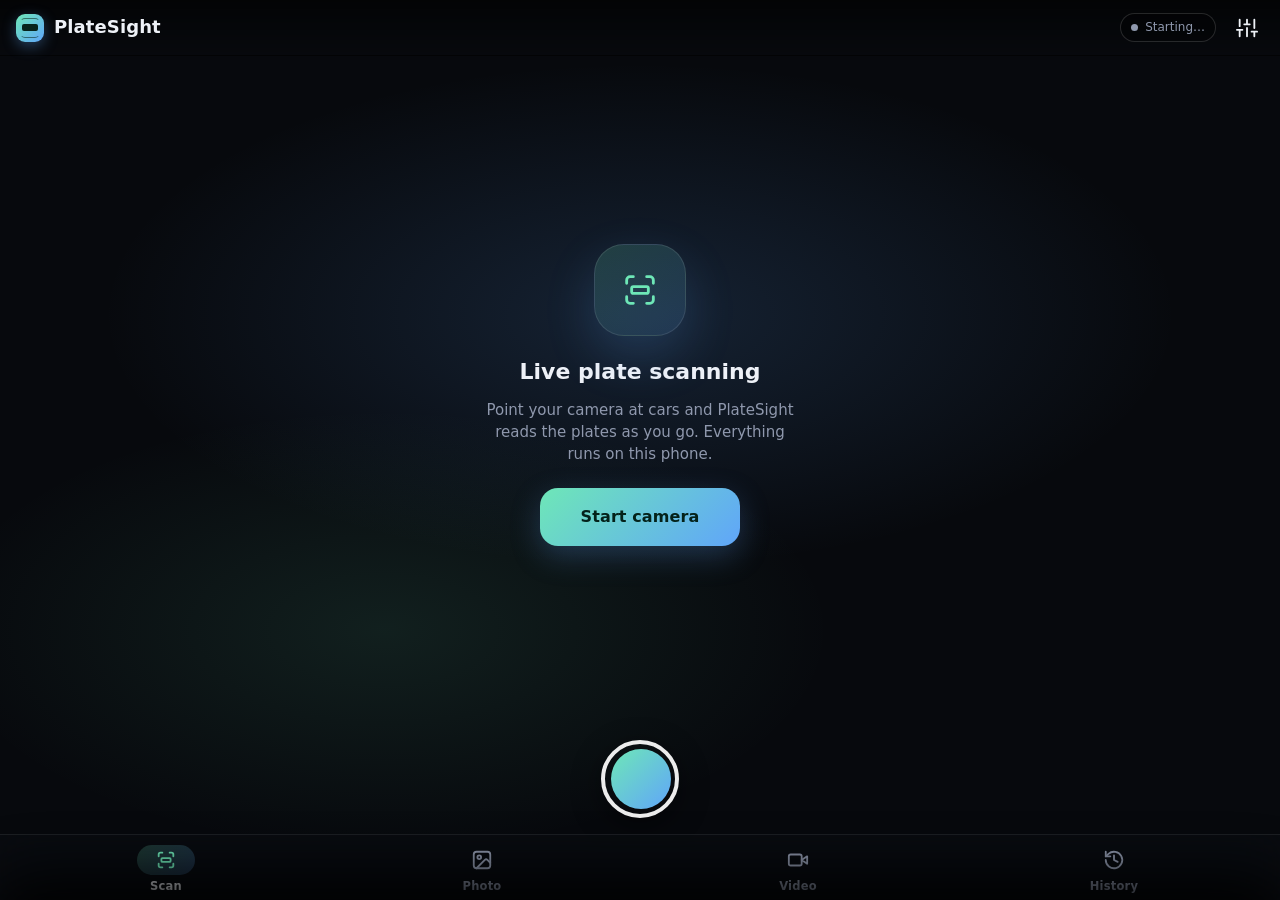
<file: index.html>
<!doctype html>
<html lang="en">
<head>
<meta charset="utf-8">
<meta name="viewport" content="width=device-width, initial-scale=1, viewport-fit=cover">
<meta name="theme-color" content="#07090d">
<meta name="color-scheme" content="dark">
<meta name="description" content="Read number plates from your camera, photos and videos. Runs entirely on your phone.">
<title>PlateSight</title>
<link rel="manifest" href="manifest.webmanifest">
<link rel="icon" type="image/png" sizes="32x32" href="icons/favicon-32.png">
<link rel="apple-touch-icon" href="icons/apple-touch-icon.png">
<link rel="stylesheet" href="app.css">
</head>
<body>
<div class="app" id="app" data-mode="scan">

  <header class="topbar">
    <div class="brand" id="brand"><span class="brand__mark" aria-hidden="true"></span><span>PlateSight</span></div>
    <button class="status" id="status" type="button" aria-live="polite"><i class="dot"></i><span id="statusText">Starting…</span></button>
    <button class="icon-btn icon-btn--debug" id="btnDebug" type="button" aria-label="Debug panel" hidden></button>
    <button class="icon-btn" id="btnSettings" type="button" aria-label="Settings"></button>
  </header>

  <main class="views">
    <!-- LIVE SCAN -->
    <section class="view view--scan" id="view-scan" data-view="scan">
      <div class="viewfinder" id="viewfinder">
        <video id="cam" playsinline muted autoplay></video>
        <canvas id="camOverlay" class="overlay"></canvas>
        <div class="reticle" id="reticle" hidden><i></i><i></i><i></i><i></i><p>Point at a number plate</p></div>
        <div class="hud" id="hud" hidden><div id="hudText"></div><canvas id="hudGraph" aria-hidden="true"></canvas></div>
        <div class="cam-empty" id="camEmpty">
          <div class="hero-icon" id="camHeroIcon"></div>
          <h2>Live plate scanning</h2>
          <p id="camEmptyText">Point your camera at cars and PlateSight reads the plates as you go. Everything runs on this phone.</p>
          <button class="btn btn--primary btn--lg" id="btnStartCam" type="button">Start camera</button>
        </div>
      </div>
      <div class="tray" id="scanTray" aria-label="Plates found this session"></div>
      <div class="scan-controls">
        <button class="round-btn" id="btnTorch" type="button" aria-label="Torch" hidden></button>
        <button class="shutter" id="btnScan" type="button" aria-label="Start scanning"><span></span></button>
        <div class="zoom" id="zoomCtl" hidden></div>
      </div>
    </section>

    <!-- PHOTO -->
    <section class="view view--photo" id="view-photo" data-view="photo" hidden>
      <div class="pane" id="photoEmpty">
        <div class="empty-hero">
          <div class="hero-icon" data-icon="photo"></div>
          <h2>Read plates in a photo</h2>
          <p>Take a picture or pick one from your gallery. Uses the high-accuracy models.</p>
        </div>
        <div class="action-stack">
          <button class="btn btn--primary btn--lg" id="btnPhotoCam" type="button"></button>
          <button class="btn btn--ghost btn--lg" id="btnPhotoPick" type="button"></button>
        </div>
        <p class="hint" id="shareHint">Tip: once installed, share a photo from your Gallery straight to PlateSight.</p>
      </div>
      <div class="pane" id="photoResult" hidden>
        <div class="media-card">
          <div class="media-stage" id="photoStage">
            <img id="photoImg" alt="Selected photo">
            <canvas id="photoOverlay" class="overlay"></canvas>
            <div class="scanline" id="photoScan"></div>
          </div>
        </div>
        <div class="result-head" id="photoHead"></div>
        <div class="results" id="photoResults"></div>
        <div class="action-row">
          <button class="btn btn--ghost" id="btnPhotoAgain" type="button"></button>
          <button class="btn btn--ghost" id="btnPhotoAgainPick" type="button"></button>
        </div>
      </div>
    </section>

    <!-- VIDEO -->
    <section class="view view--video" id="view-video" data-view="video" hidden>
      <div class="pane" id="videoEmpty">
        <div class="empty-hero">
          <div class="hero-icon" data-icon="video"></div>
          <h2>Find plates in a video</h2>
          <p>Every plate that appears is tracked, read across many frames and listed with the moment it shows up.</p>
        </div>
        <div class="action-stack">
          <button class="btn btn--primary btn--lg" id="btnVideoCam" type="button"></button>
          <button class="btn btn--ghost btn--lg" id="btnVideoPick" type="button"></button>
        </div>
      </div>
      <div class="pane" id="videoWork" hidden>
        <div class="media-card">
          <div class="media-stage media-stage--video" id="videoStage">
            <video id="vid" playsinline muted></video>
            <canvas id="vidOverlay" class="overlay"></canvas>
          </div>
          <div class="progress"><div id="vidBar"></div></div>
          <div class="video-meta">
            <span id="vidStatus">Preparing…</span>
            <button class="chip-btn" id="btnVidStop" type="button"></button>
          </div>
        </div>
        <div class="result-head" id="videoHead"></div>
        <div class="results" id="videoResults"></div>
        <div class="action-row" id="videoAgainRow" hidden>
          <button class="btn btn--ghost" id="btnVideoAgain" type="button"></button>
        </div>
      </div>
    </section>

    <!-- HISTORY -->
    <section class="view view--history" id="view-history" data-view="history" hidden>
      <div class="pane">
        <div class="history-top">
          <h2>History <span class="count" id="histCount"></span></h2>
          <div class="history-actions">
            <button class="icon-btn" id="btnExport" type="button" aria-label="Export CSV"></button>
            <button class="icon-btn" id="btnClearHist" type="button" aria-label="Clear history"></button>
          </div>
        </div>
        <label class="search"><span id="searchIcon"></span><input id="histSearch" type="search" placeholder="Search plates" autocomplete="off" spellcheck="false"></label>
        <div id="histList" class="hist-list"></div>
      </div>
    </section>
  </main>

  <nav class="tabbar" id="tabbar">
    <button type="button" data-mode="scan" class="on"><span data-icon="scan"></span><b>Scan</b></button>
    <button type="button" data-mode="photo"><span data-icon="photo"></span><b>Photo</b></button>
    <button type="button" data-mode="video"><span data-icon="video"></span><b>Video</b></button>
    <button type="button" data-mode="history"><span data-icon="history"></span><b>History</b></button>
  </nav>

  <div class="backdrop" id="backdrop"></div>

  <section class="sheet" id="sheetDetail" aria-hidden="true" role="dialog" aria-label="Plate details">
    <div class="sheet__grip"></div>
    <div id="detailBody"></div>
  </section>

  <section class="sheet" id="sheetSettings" aria-hidden="true" role="dialog" aria-label="Settings">
    <div class="sheet__grip"></div>
    <div class="sheet__title"><h2>Settings</h2><button class="icon-btn" data-close type="button" aria-label="Close"></button></div>
    <div class="settings" id="settingsBody"></div>
  </section>

  <section class="sheet sheet--tall" id="sheetDebug" aria-hidden="true" role="dialog" aria-label="Debug panel">
    <div class="sheet__grip"></div>
    <div class="sheet__title"><h2>Debug</h2><button class="icon-btn" data-close type="button" aria-label="Close"></button></div>
    <div class="dtabs" id="debugTabs">
      <button type="button" data-tab="overview" class="on">Overview</button>
      <button type="button" data-tab="log">Log</button>
      <button type="button" data-tab="tools">Tools</button>
      <button type="button" data-tab="accuracy">Accuracy</button>
    </div>
    <div class="dbody" id="debugBody"></div>
  </section>

  <section class="sheet" id="sheetNew" aria-hidden="true" role="dialog" aria-label="What’s new">
    <div class="sheet__grip"></div>
    <div class="sheet__title"><h2>What’s new</h2><button class="icon-btn" data-close type="button" aria-label="Close"></button></div>
    <div id="newBody"></div>
  </section>

  <div class="toast" id="toast" role="status"></div>

  <div class="boot" id="boot" hidden>
    <div class="boot__card">
      <div class="boot__logo"></div>
      <h2 id="bootTitle">Setting up PlateSight</h2>
      <p id="bootText">Downloading the on-device AI. This happens once, and nothing you scan ever leaves your phone.</p>
      <div class="progress progress--lg"><div id="bootBar"></div></div>
      <ul class="boot__parts" id="bootParts" hidden></ul>
      <p class="boot__meta" id="bootMeta">&nbsp;</p>
      <button class="btn btn--primary" id="bootRetry" type="button" hidden>Try again</button>
    </div>
  </div>
</div>

<input type="file" id="filePhotoCam" accept="image/*" capture="environment" hidden>
<input type="file" id="filePhoto" accept="image/*" hidden>
<input type="file" id="fileVideoCam" accept="video/*" capture="environment" hidden>
<input type="file" id="fileVideo" accept="video/*" hidden>
<script src="js/config.js"></script>
<script type="module" src="js/main.js"></script>
</body>
</html>
</file>
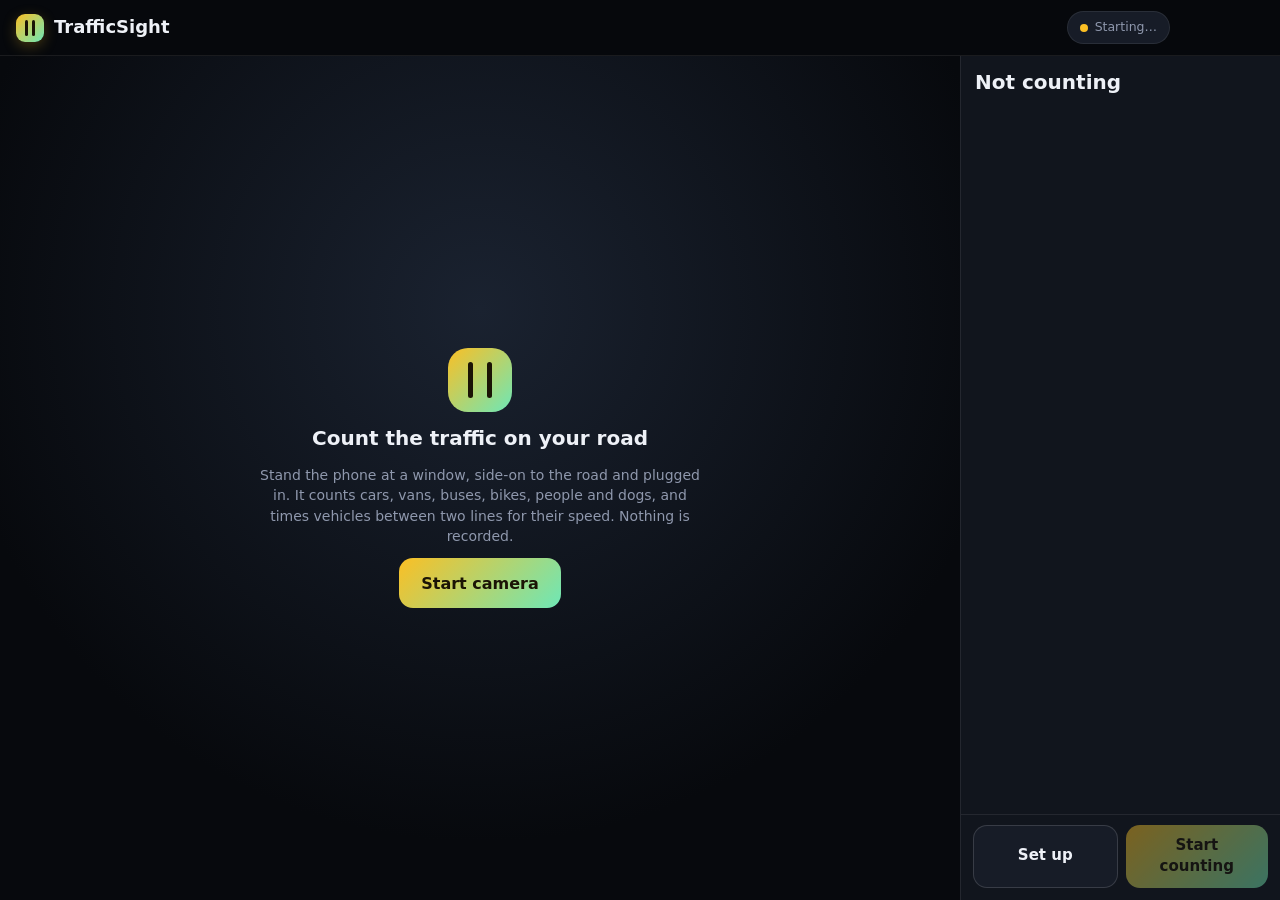
<file: count/index.html>
<!doctype html>
<html lang="en">
<head>
<meta charset="utf-8">
<meta name="viewport" content="width=device-width, initial-scale=1, viewport-fit=cover">
<meta name="theme-color" content="#07090d">
<meta name="color-scheme" content="dark">
<meta name="description" content="Count cars, vans, buses, bikes, people and dogs passing your road, with speeds. Runs entirely on your phone; nothing is recorded.">
<title>TrafficSight</title>
<link rel="manifest" href="manifest.webmanifest">
<link rel="icon" type="image/png" sizes="32x32" href="icons/favicon-32.png">
<link rel="apple-touch-icon" href="icons/apple-touch-icon.png">
<link rel="stylesheet" href="app.css">
</head>
<body>
<div class="app" id="tcApp" data-screen="count">

  <header class="topbar">
    <div class="brand"><span class="brand__mark" aria-hidden="true"></span><span>TrafficSight</span></div>
    <button class="status" id="status" type="button" aria-live="polite"><i class="dot"></i><span id="statusText">Starting…</span></button>
    <button class="icon-btn" id="btnResults" type="button" aria-label="Results"></button>
    <button class="icon-btn" id="btnSettings" type="button" aria-label="Settings"></button>
  </header>

  <!-- COUNT -->
  <section class="screen screen--count" id="screenCount">
    <div class="stage" id="stage">
      <video id="cam" playsinline muted autoplay></video>
      <canvas id="overlay" class="overlay"></canvas>
      <div class="cam-empty" id="camEmpty">
        <div class="hero-icon" aria-hidden="true"></div>
        <h2>Count the traffic on your road</h2>
        <p id="camEmptyText">Stand the phone at a window, side-on to the road and plugged in. It counts cars, vans, buses, bikes, people and dogs, and times vehicles between two lines for their speed. Nothing is recorded.</p>
        <button class="btn btn--primary btn--lg" id="btnStartCam" type="button">Start camera</button>
      </div>
      <div class="edit-tip" id="editTip" hidden>Drag the ends of lines <b>A</b> and <b>B</b> onto two marks along the road</div>
    </div>

    <aside class="panel" id="panel">
      <div class="panel__head">
        <b id="clock">Not counting</b>
        <small id="siteLabel"></small>
        <span class="pill" id="speedPill" hidden></span>
      </div>
      <div class="counts" id="counts"></div>
      <p class="dirkey" id="dirKey"></p>
      <div class="panel__foot">
        <button class="btn btn--ghost" id="btnSetup" type="button">Set up</button>
        <button class="btn btn--primary" id="btnStart" type="button" disabled>Start counting</button>
      </div>
    </aside>

    <!-- Set-up card, shown while the lines are being edited -->
    <div class="setup" id="setup" hidden>
      <h3>Set up the counting lines</h3>
      <p class="hint">Put the phone side-on to the road. Drag line A and line B across the road at two marks you can measure between, like lamp posts, gateposts or road markings, 10–30 m apart.</p>
      <label class="field"><span>Distance between the lines</span>
        <span class="stepper"><button type="button" data-step="-1" aria-label="Less">−</button><input id="fDistance" type="number" inputmode="decimal" min="2" max="200" step="0.5"><em>m</em><button type="button" data-step="1" aria-label="More">+</button></span>
      </label>
      <div class="field"><span>Speed limit</span><div class="chips" id="fLimit"></div></div>
      <label class="field"><span>Traffic going A → B is going…</span><input id="fDir1" type="text" maxlength="40" placeholder="e.g. towards the village"></label>
      <label class="field"><span>Traffic going B → A is going…</span><input id="fDir2" type="text" maxlength="40" placeholder="e.g. towards the main road"></label>
      <label class="field"><span>Where is this?</span><input id="fSite" type="text" maxlength="80" placeholder="e.g. Main Street, outside no. 12"></label>
      <div class="setup__actions">
        <button class="btn btn--ghost" id="btnResetLines" type="button">Reset lines</button>
        <button class="btn btn--primary" id="btnSetupDone" type="button">Done</button>
      </div>
    </div>

    <!-- Dimmed screen while counting, to save battery and keep the phone cool -->
    <div class="dim" id="dim" hidden>
      <div class="dim__big" id="dimBig">0</div>
      <div class="dim__label">motor vehicles</div>
      <div class="dim__row" id="dimRow"></div>
      <div class="dim__foot" id="dimFoot">Counting · tap to wake</div>
    </div>
  </section>

  <!-- RESULTS -->
  <section class="screen screen--results" id="screenResults" hidden>
    <div class="results" id="results"></div>
  </section>

  <div class="backdrop" id="backdrop" hidden></div>
  <div class="sheet" id="sheetSettings" role="dialog" aria-label="Settings" hidden>
    <div class="sheet__grip"></div>
    <h3>Settings</h3>
    <div class="group">
      <div class="row row--stack"><div><b>Detection model</b><small>Standard is more accurate; Light is quicker on slower phones. Auto picks one by timing your phone.</small></div><div class="seg" data-set="model"><button data-v="auto">Auto</button><button data-v="tiny">Standard</button><button data-v="nano">Light</button></div></div>
      <div class="row row--stack"><div><b>Frame rate</b><small>Fastest analyses every frame the phone can keep up with. Cooler analyses about 10 a second, which is still plenty for counting and speeds, and keeps the phone cooler on long or warm days.</small></div><div class="seg" data-set="pace"><button data-v="fast">Fastest</button><button data-v="cool">Cooler</button></div></div>
      <div class="row row--stack"><div><b>Sensitivity</b><small>Higher picks up smaller and further things, with more false alarms.</small></div><div class="seg" data-set="sensitivity"><button data-v="low">Low</button><button data-v="medium">Medium</button><button data-v="high">High</button></div></div>
      <div class="row row--stack"><div><b>Dim the screen while counting</b><small>Saves battery and heat. Tap to wake.</small></div><div class="seg" data-set="dimAfter" data-num="1"><button data-v="0">Never</button><button data-v="60">After 1 min</button><button data-v="300">After 5 min</button></div></div>
    </div>
    <div class="group">
      <div class="row"><div><b>Privacy</b><small>The picture is analysed on this phone and thrown away. TrafficSight keeps only what passed and when: no images, video or number plates, and nothing leaves the phone unless you share a report.</small></div></div>
      <div class="row"><div><b>About</b><small id="aboutText"></small></div></div>
    </div>
    <button class="btn btn--danger btn--block" id="btnClearAll" type="button">Delete all counts</button>
  </div>

  <div class="toast" id="toast" role="status" aria-live="polite"></div>
</div>
<script src="../js/config.js"></script>
<script src="js/config.js"></script>
<script type="module" src="js/main.js"></script>
</body>
</html>
</file>
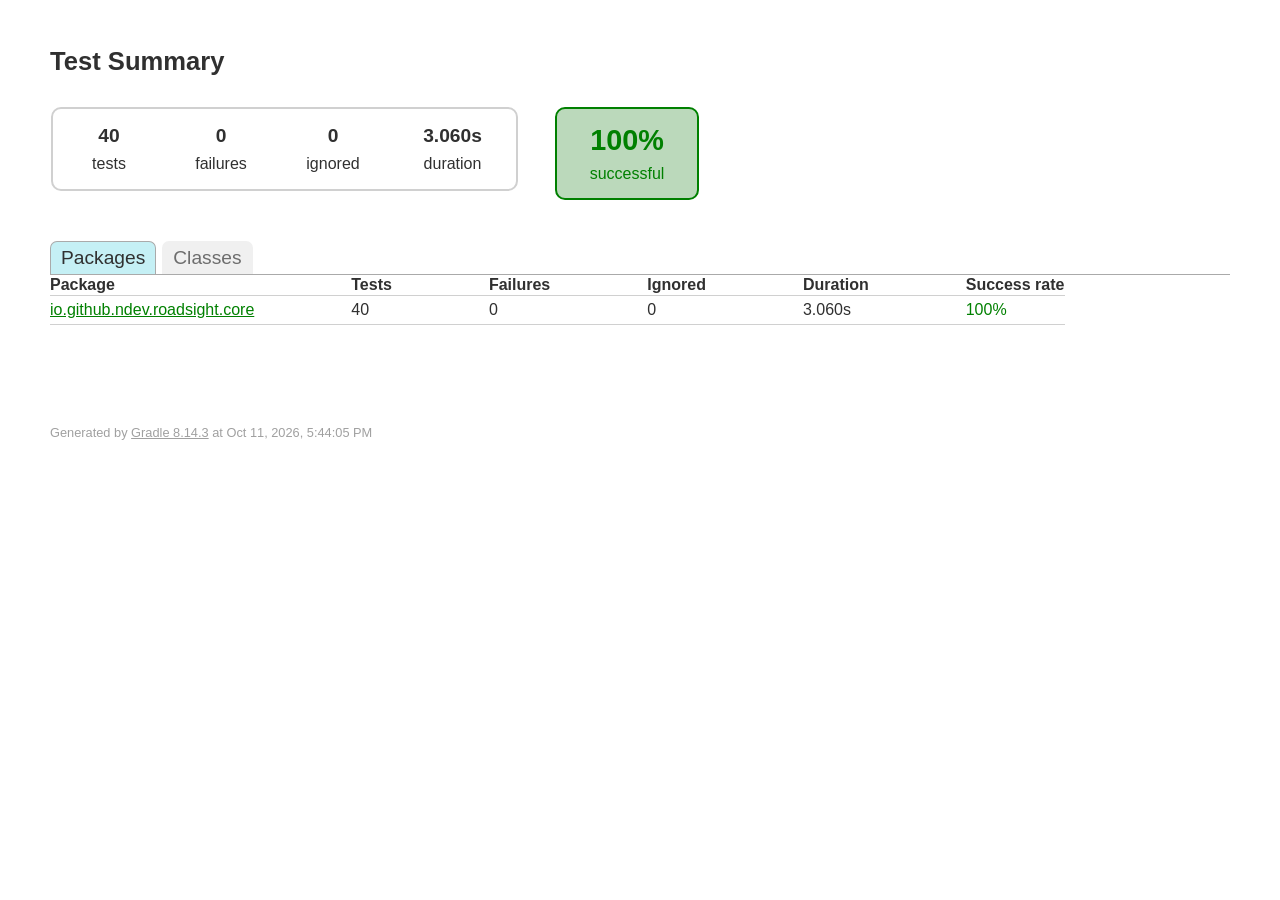
<file: core-tests/test/index.html>
<!DOCTYPE html>
<html>
<head>
<meta http-equiv="Content-Type" content="text/html; charset=utf-8"/>
<meta http-equiv="x-ua-compatible" content="IE=edge"/>
<title>Test results - Test Summary</title>
<link href="css/base-style.css" rel="stylesheet" type="text/css"/>
<link href="css/style.css" rel="stylesheet" type="text/css"/>
<script src="js/report.js" type="text/javascript"></script>
</head>
<body>
<div id="content">
<h1>Test Summary</h1>
<div id="summary">
<table>
<tr>
<td>
<div class="summaryGroup">
<table>
<tr>
<td>
<div class="infoBox" id="tests">
<div class="counter">40</div>
<p>tests</p>
</div>
</td>
<td>
<div class="infoBox" id="failures">
<div class="counter">0</div>
<p>failures</p>
</div>
</td>
<td>
<div class="infoBox" id="ignored">
<div class="counter">0</div>
<p>ignored</p>
</div>
</td>
<td>
<div class="infoBox" id="duration">
<div class="counter">3.060s</div>
<p>duration</p>
</div>
</td>
</tr>
</table>
</div>
</td>
<td>
<div class="infoBox success" id="successRate">
<div class="percent">100%</div>
<p>successful</p>
</div>
</td>
</tr>
</table>
</div>
<div class="tab-container">
<ul class="tabLinks">
<li>
<a href="#">Packages</a>
</li>
<li>
<a href="#">Classes</a>
</li>
</ul>
<div class="tab">
<h2>Packages</h2>
<table>
<thead>
<tr>
<th>Package</th>
<th>Tests</th>
<th>Failures</th>
<th>Ignored</th>
<th>Duration</th>
<th>Success rate</th>
</tr>
</thead>
<tbody>
<tr>
<td class="success">
<a href="packages/io.github.ndev.roadsight.core.html">io.github.ndev.roadsight.core</a>
</td>
<td>40</td>
<td>0</td>
<td>0</td>
<td>3.060s</td>
<td class="success">100%</td>
</tr>
</tbody>
</table>
</div>
<div class="tab">
<h2>Classes</h2>
<table>
<thead>
<tr>
<th>Class</th>
<th>Tests</th>
<th>Failures</th>
<th>Ignored</th>
<th>Duration</th>
<th>Success rate</th>
</tr>
</thead>
<tbody>
<tr>
<td class="success">
<a href="classes/io.github.ndev.roadsight.core.ModelsTest.html">io.github.ndev.roadsight.core.ModelsTest</a>
</td>
<td>5</td>
<td>0</td>
<td>0</td>
<td>2.809s</td>
<td class="success">100%</td>
</tr>
<tr>
<td class="success">
<a href="classes/io.github.ndev.roadsight.core.PlateLogicTest.html">io.github.ndev.roadsight.core.PlateLogicTest</a>
</td>
<td>15</td>
<td>0</td>
<td>0</td>
<td>0.020s</td>
<td class="success">100%</td>
</tr>
<tr>
<td class="success">
<a href="classes/io.github.ndev.roadsight.core.ReportTest.html">io.github.ndev.roadsight.core.ReportTest</a>
</td>
<td>3</td>
<td>0</td>
<td>0</td>
<td>0.142s</td>
<td class="success">100%</td>
</tr>
<tr>
<td class="success">
<a href="classes/io.github.ndev.roadsight.core.TrafficLogicTest.html">io.github.ndev.roadsight.core.TrafficLogicTest</a>
</td>
<td>13</td>
<td>0</td>
<td>0</td>
<td>0.045s</td>
<td class="success">100%</td>
</tr>
<tr>
<td class="success">
<a href="classes/io.github.ndev.roadsight.core.VideoAndDaysTest.html">io.github.ndev.roadsight.core.VideoAndDaysTest</a>
</td>
<td>4</td>
<td>0</td>
<td>0</td>
<td>0.044s</td>
<td class="success">100%</td>
</tr>
</tbody>
</table>
</div>
</div>
<div id="footer">
<p>
<div>
<label class="hidden" id="label-for-line-wrapping-toggle" for="line-wrapping-toggle">Wrap lines
<input id="line-wrapping-toggle" type="checkbox" autocomplete="off"/>
</label>
</div>Generated by 
<a href="https://www.gradle.org">Gradle 8.14.3</a> at Oct 11, 2026, 5:44:05 PM</p>
</div>
</div>
</body>
</html>
</file>
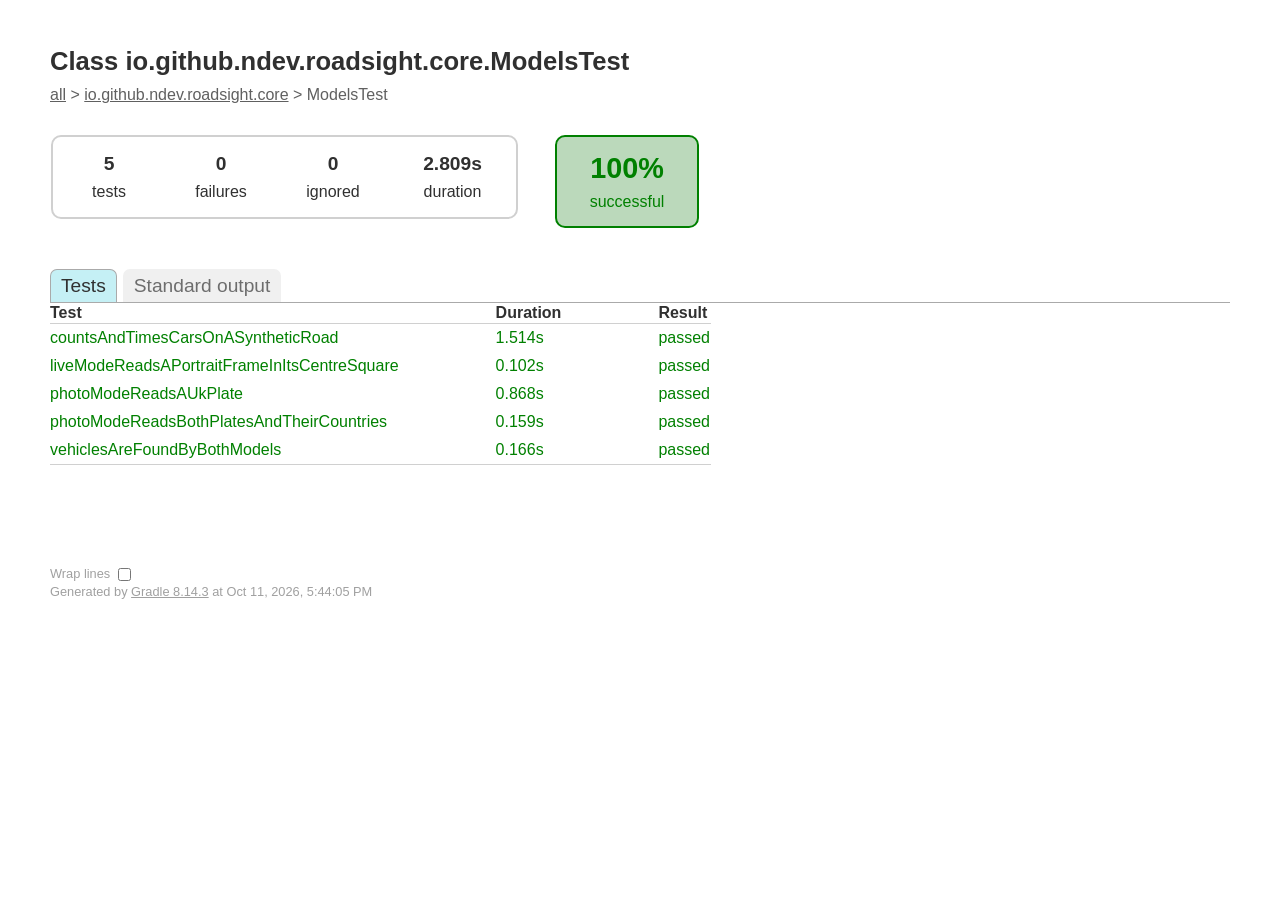
<file: core-tests/test/classes/io.github.ndev.roadsight.core.ModelsTest.html>
<!DOCTYPE html>
<html>
<head>
<meta http-equiv="Content-Type" content="text/html; charset=utf-8"/>
<meta http-equiv="x-ua-compatible" content="IE=edge"/>
<title>Test results - Class io.github.ndev.roadsight.core.ModelsTest</title>
<link href="../css/base-style.css" rel="stylesheet" type="text/css"/>
<link href="../css/style.css" rel="stylesheet" type="text/css"/>
<script src="../js/report.js" type="text/javascript"></script>
</head>
<body>
<div id="content">
<h1>Class io.github.ndev.roadsight.core.ModelsTest</h1>
<div class="breadcrumbs">
<a href="../index.html">all</a> &gt; 
<a href="../packages/io.github.ndev.roadsight.core.html">io.github.ndev.roadsight.core</a> &gt; ModelsTest</div>
<div id="summary">
<table>
<tr>
<td>
<div class="summaryGroup">
<table>
<tr>
<td>
<div class="infoBox" id="tests">
<div class="counter">5</div>
<p>tests</p>
</div>
</td>
<td>
<div class="infoBox" id="failures">
<div class="counter">0</div>
<p>failures</p>
</div>
</td>
<td>
<div class="infoBox" id="ignored">
<div class="counter">0</div>
<p>ignored</p>
</div>
</td>
<td>
<div class="infoBox" id="duration">
<div class="counter">2.809s</div>
<p>duration</p>
</div>
</td>
</tr>
</table>
</div>
</td>
<td>
<div class="infoBox success" id="successRate">
<div class="percent">100%</div>
<p>successful</p>
</div>
</td>
</tr>
</table>
</div>
<div class="tab-container">
<ul class="tabLinks">
<li>
<a href="#">Tests</a>
</li>
<li>
<a href="#">Standard output</a>
</li>
</ul>
<div class="tab">
<h2>Tests</h2>
<table>
<thead>
<tr>
<th>Test</th>
<th>Duration</th>
<th>Result</th>
</tr>
</thead>
<tr>
<td class="success">countsAndTimesCarsOnASyntheticRoad</td>
<td class="success">1.514s</td>
<td class="success">passed</td>
</tr>
<tr>
<td class="success">liveModeReadsAPortraitFrameInItsCentreSquare</td>
<td class="success">0.102s</td>
<td class="success">passed</td>
</tr>
<tr>
<td class="success">photoModeReadsAUkPlate</td>
<td class="success">0.868s</td>
<td class="success">passed</td>
</tr>
<tr>
<td class="success">photoModeReadsBothPlatesAndTheirCountries</td>
<td class="success">0.159s</td>
<td class="success">passed</td>
</tr>
<tr>
<td class="success">vehiclesAreFoundByBothModels</td>
<td class="success">0.166s</td>
<td class="success">passed</td>
</tr>
</table>
</div>
<div class="tab">
<h2>Standard output</h2>
<span class="code">
<pre>tiny: 5 road users, AI 23 ms
nano: 5 road users, AI 9 ms
live frame: find 22 ms, read 3 ms
synthetic road: [TrafficRecord(t=3044.2538008223873, kind=car, dir=1, speed=39.7, length=20.3, conf=0.66, frames=82), TrafficRecord(t=7061.26254872348, kind=truck, dir=2, speed=59.9, length=15.6, conf=0.36, frames=46)]
</pre>
</span>
</div>
</div>
<div id="footer">
<p>
<div>
<label class="hidden" id="label-for-line-wrapping-toggle" for="line-wrapping-toggle">Wrap lines
<input id="line-wrapping-toggle" type="checkbox" autocomplete="off"/>
</label>
</div>Generated by 
<a href="https://www.gradle.org">Gradle 8.14.3</a> at Oct 11, 2026, 5:44:05 PM</p>
</div>
</div>
</body>
</html>
</file>
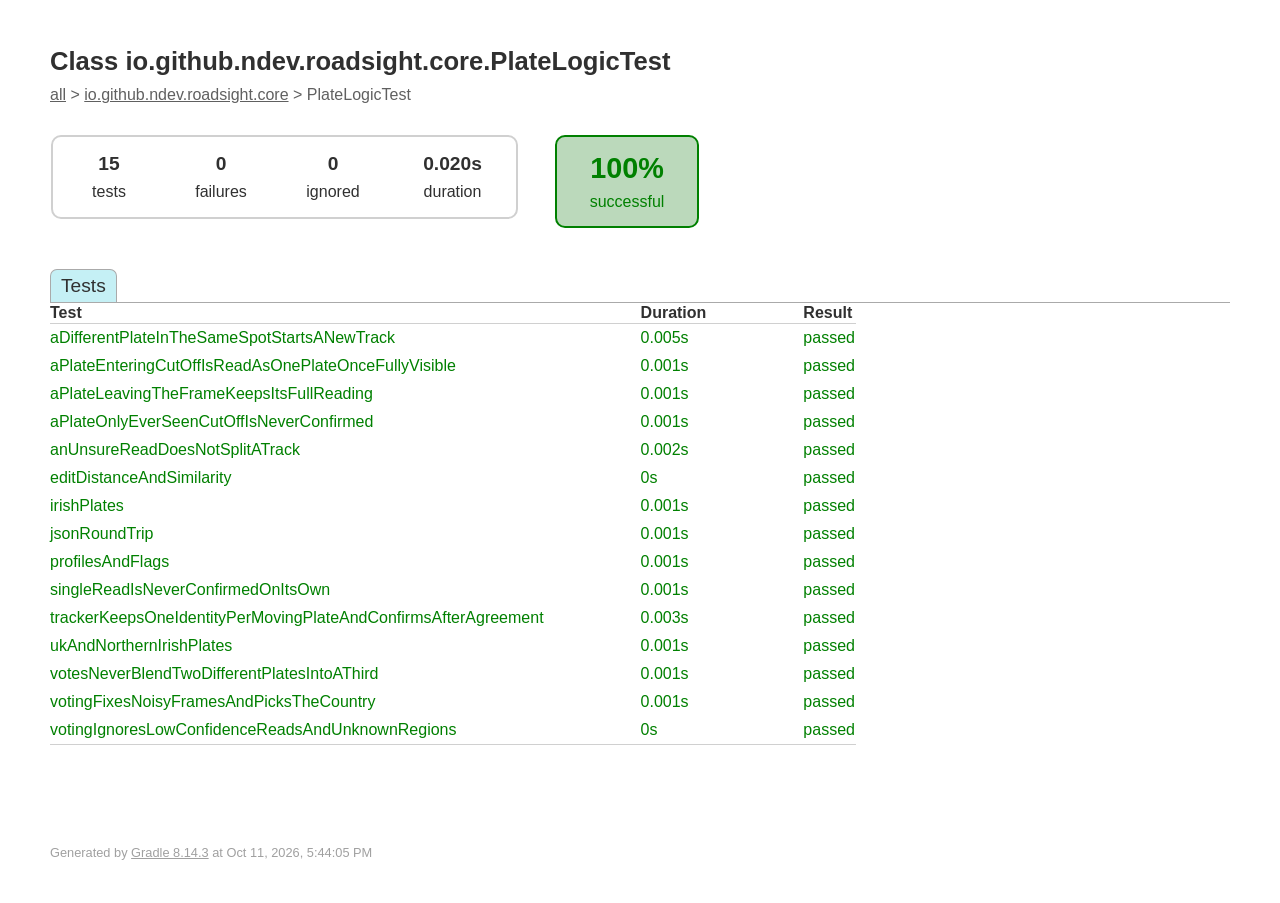
<file: core-tests/test/classes/io.github.ndev.roadsight.core.PlateLogicTest.html>
<!DOCTYPE html>
<html>
<head>
<meta http-equiv="Content-Type" content="text/html; charset=utf-8"/>
<meta http-equiv="x-ua-compatible" content="IE=edge"/>
<title>Test results - Class io.github.ndev.roadsight.core.PlateLogicTest</title>
<link href="../css/base-style.css" rel="stylesheet" type="text/css"/>
<link href="../css/style.css" rel="stylesheet" type="text/css"/>
<script src="../js/report.js" type="text/javascript"></script>
</head>
<body>
<div id="content">
<h1>Class io.github.ndev.roadsight.core.PlateLogicTest</h1>
<div class="breadcrumbs">
<a href="../index.html">all</a> &gt; 
<a href="../packages/io.github.ndev.roadsight.core.html">io.github.ndev.roadsight.core</a> &gt; PlateLogicTest</div>
<div id="summary">
<table>
<tr>
<td>
<div class="summaryGroup">
<table>
<tr>
<td>
<div class="infoBox" id="tests">
<div class="counter">15</div>
<p>tests</p>
</div>
</td>
<td>
<div class="infoBox" id="failures">
<div class="counter">0</div>
<p>failures</p>
</div>
</td>
<td>
<div class="infoBox" id="ignored">
<div class="counter">0</div>
<p>ignored</p>
</div>
</td>
<td>
<div class="infoBox" id="duration">
<div class="counter">0.020s</div>
<p>duration</p>
</div>
</td>
</tr>
</table>
</div>
</td>
<td>
<div class="infoBox success" id="successRate">
<div class="percent">100%</div>
<p>successful</p>
</div>
</td>
</tr>
</table>
</div>
<div class="tab-container">
<ul class="tabLinks">
<li>
<a href="#">Tests</a>
</li>
</ul>
<div class="tab">
<h2>Tests</h2>
<table>
<thead>
<tr>
<th>Test</th>
<th>Duration</th>
<th>Result</th>
</tr>
</thead>
<tr>
<td class="success">aDifferentPlateInTheSameSpotStartsANewTrack</td>
<td class="success">0.005s</td>
<td class="success">passed</td>
</tr>
<tr>
<td class="success">aPlateEnteringCutOffIsReadAsOnePlateOnceFullyVisible</td>
<td class="success">0.001s</td>
<td class="success">passed</td>
</tr>
<tr>
<td class="success">aPlateLeavingTheFrameKeepsItsFullReading</td>
<td class="success">0.001s</td>
<td class="success">passed</td>
</tr>
<tr>
<td class="success">aPlateOnlyEverSeenCutOffIsNeverConfirmed</td>
<td class="success">0.001s</td>
<td class="success">passed</td>
</tr>
<tr>
<td class="success">anUnsureReadDoesNotSplitATrack</td>
<td class="success">0.002s</td>
<td class="success">passed</td>
</tr>
<tr>
<td class="success">editDistanceAndSimilarity</td>
<td class="success">0s</td>
<td class="success">passed</td>
</tr>
<tr>
<td class="success">irishPlates</td>
<td class="success">0.001s</td>
<td class="success">passed</td>
</tr>
<tr>
<td class="success">jsonRoundTrip</td>
<td class="success">0.001s</td>
<td class="success">passed</td>
</tr>
<tr>
<td class="success">profilesAndFlags</td>
<td class="success">0.001s</td>
<td class="success">passed</td>
</tr>
<tr>
<td class="success">singleReadIsNeverConfirmedOnItsOwn</td>
<td class="success">0.001s</td>
<td class="success">passed</td>
</tr>
<tr>
<td class="success">trackerKeepsOneIdentityPerMovingPlateAndConfirmsAfterAgreement</td>
<td class="success">0.003s</td>
<td class="success">passed</td>
</tr>
<tr>
<td class="success">ukAndNorthernIrishPlates</td>
<td class="success">0.001s</td>
<td class="success">passed</td>
</tr>
<tr>
<td class="success">votesNeverBlendTwoDifferentPlatesIntoAThird</td>
<td class="success">0.001s</td>
<td class="success">passed</td>
</tr>
<tr>
<td class="success">votingFixesNoisyFramesAndPicksTheCountry</td>
<td class="success">0.001s</td>
<td class="success">passed</td>
</tr>
<tr>
<td class="success">votingIgnoresLowConfidenceReadsAndUnknownRegions</td>
<td class="success">0s</td>
<td class="success">passed</td>
</tr>
</table>
</div>
</div>
<div id="footer">
<p>
<div>
<label class="hidden" id="label-for-line-wrapping-toggle" for="line-wrapping-toggle">Wrap lines
<input id="line-wrapping-toggle" type="checkbox" autocomplete="off"/>
</label>
</div>Generated by 
<a href="https://www.gradle.org">Gradle 8.14.3</a> at Oct 11, 2026, 5:44:05 PM</p>
</div>
</div>
</body>
</html>
</file>
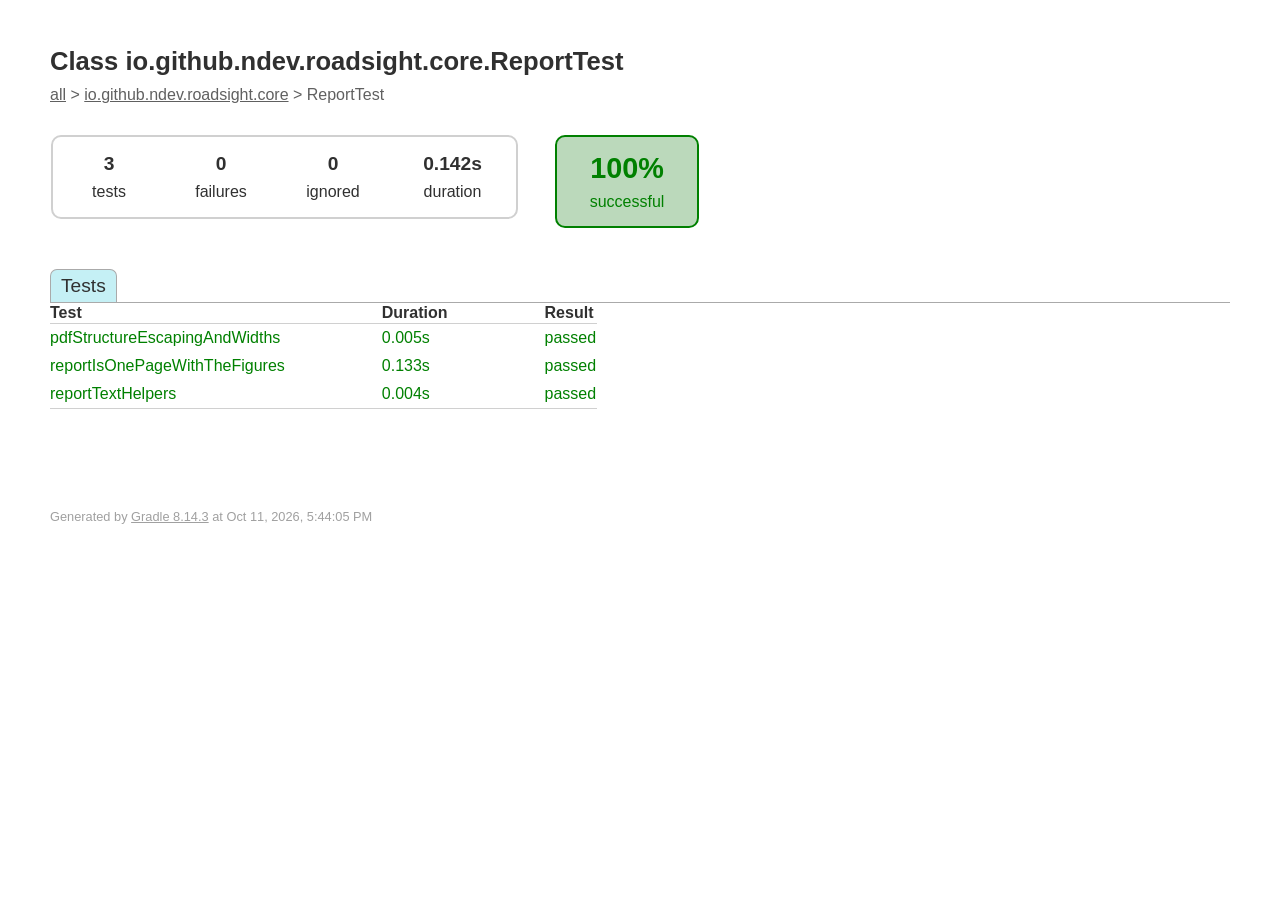
<file: core-tests/test/classes/io.github.ndev.roadsight.core.ReportTest.html>
<!DOCTYPE html>
<html>
<head>
<meta http-equiv="Content-Type" content="text/html; charset=utf-8"/>
<meta http-equiv="x-ua-compatible" content="IE=edge"/>
<title>Test results - Class io.github.ndev.roadsight.core.ReportTest</title>
<link href="../css/base-style.css" rel="stylesheet" type="text/css"/>
<link href="../css/style.css" rel="stylesheet" type="text/css"/>
<script src="../js/report.js" type="text/javascript"></script>
</head>
<body>
<div id="content">
<h1>Class io.github.ndev.roadsight.core.ReportTest</h1>
<div class="breadcrumbs">
<a href="../index.html">all</a> &gt; 
<a href="../packages/io.github.ndev.roadsight.core.html">io.github.ndev.roadsight.core</a> &gt; ReportTest</div>
<div id="summary">
<table>
<tr>
<td>
<div class="summaryGroup">
<table>
<tr>
<td>
<div class="infoBox" id="tests">
<div class="counter">3</div>
<p>tests</p>
</div>
</td>
<td>
<div class="infoBox" id="failures">
<div class="counter">0</div>
<p>failures</p>
</div>
</td>
<td>
<div class="infoBox" id="ignored">
<div class="counter">0</div>
<p>ignored</p>
</div>
</td>
<td>
<div class="infoBox" id="duration">
<div class="counter">0.142s</div>
<p>duration</p>
</div>
</td>
</tr>
</table>
</div>
</td>
<td>
<div class="infoBox success" id="successRate">
<div class="percent">100%</div>
<p>successful</p>
</div>
</td>
</tr>
</table>
</div>
<div class="tab-container">
<ul class="tabLinks">
<li>
<a href="#">Tests</a>
</li>
</ul>
<div class="tab">
<h2>Tests</h2>
<table>
<thead>
<tr>
<th>Test</th>
<th>Duration</th>
<th>Result</th>
</tr>
</thead>
<tr>
<td class="success">pdfStructureEscapingAndWidths</td>
<td class="success">0.005s</td>
<td class="success">passed</td>
</tr>
<tr>
<td class="success">reportIsOnePageWithTheFigures</td>
<td class="success">0.133s</td>
<td class="success">passed</td>
</tr>
<tr>
<td class="success">reportTextHelpers</td>
<td class="success">0.004s</td>
<td class="success">passed</td>
</tr>
</table>
</div>
</div>
<div id="footer">
<p>
<div>
<label class="hidden" id="label-for-line-wrapping-toggle" for="line-wrapping-toggle">Wrap lines
<input id="line-wrapping-toggle" type="checkbox" autocomplete="off"/>
</label>
</div>Generated by 
<a href="https://www.gradle.org">Gradle 8.14.3</a> at Oct 11, 2026, 5:44:05 PM</p>
</div>
</div>
</body>
</html>
</file>
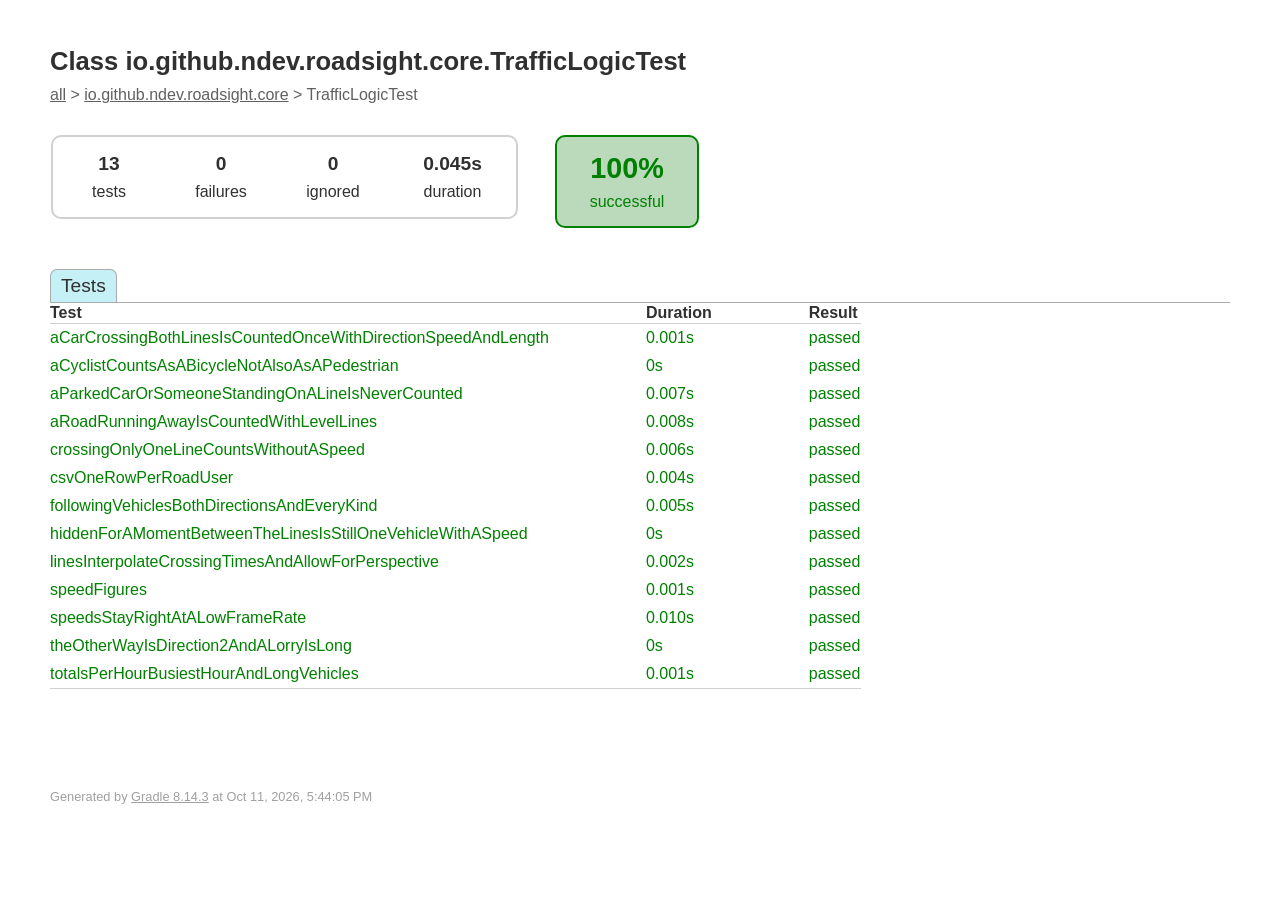
<file: core-tests/test/classes/io.github.ndev.roadsight.core.TrafficLogicTest.html>
<!DOCTYPE html>
<html>
<head>
<meta http-equiv="Content-Type" content="text/html; charset=utf-8"/>
<meta http-equiv="x-ua-compatible" content="IE=edge"/>
<title>Test results - Class io.github.ndev.roadsight.core.TrafficLogicTest</title>
<link href="../css/base-style.css" rel="stylesheet" type="text/css"/>
<link href="../css/style.css" rel="stylesheet" type="text/css"/>
<script src="../js/report.js" type="text/javascript"></script>
</head>
<body>
<div id="content">
<h1>Class io.github.ndev.roadsight.core.TrafficLogicTest</h1>
<div class="breadcrumbs">
<a href="../index.html">all</a> &gt; 
<a href="../packages/io.github.ndev.roadsight.core.html">io.github.ndev.roadsight.core</a> &gt; TrafficLogicTest</div>
<div id="summary">
<table>
<tr>
<td>
<div class="summaryGroup">
<table>
<tr>
<td>
<div class="infoBox" id="tests">
<div class="counter">13</div>
<p>tests</p>
</div>
</td>
<td>
<div class="infoBox" id="failures">
<div class="counter">0</div>
<p>failures</p>
</div>
</td>
<td>
<div class="infoBox" id="ignored">
<div class="counter">0</div>
<p>ignored</p>
</div>
</td>
<td>
<div class="infoBox" id="duration">
<div class="counter">0.045s</div>
<p>duration</p>
</div>
</td>
</tr>
</table>
</div>
</td>
<td>
<div class="infoBox success" id="successRate">
<div class="percent">100%</div>
<p>successful</p>
</div>
</td>
</tr>
</table>
</div>
<div class="tab-container">
<ul class="tabLinks">
<li>
<a href="#">Tests</a>
</li>
</ul>
<div class="tab">
<h2>Tests</h2>
<table>
<thead>
<tr>
<th>Test</th>
<th>Duration</th>
<th>Result</th>
</tr>
</thead>
<tr>
<td class="success">aCarCrossingBothLinesIsCountedOnceWithDirectionSpeedAndLength</td>
<td class="success">0.001s</td>
<td class="success">passed</td>
</tr>
<tr>
<td class="success">aCyclistCountsAsABicycleNotAlsoAsAPedestrian</td>
<td class="success">0s</td>
<td class="success">passed</td>
</tr>
<tr>
<td class="success">aParkedCarOrSomeoneStandingOnALineIsNeverCounted</td>
<td class="success">0.007s</td>
<td class="success">passed</td>
</tr>
<tr>
<td class="success">aRoadRunningAwayIsCountedWithLevelLines</td>
<td class="success">0.008s</td>
<td class="success">passed</td>
</tr>
<tr>
<td class="success">crossingOnlyOneLineCountsWithoutASpeed</td>
<td class="success">0.006s</td>
<td class="success">passed</td>
</tr>
<tr>
<td class="success">csvOneRowPerRoadUser</td>
<td class="success">0.004s</td>
<td class="success">passed</td>
</tr>
<tr>
<td class="success">followingVehiclesBothDirectionsAndEveryKind</td>
<td class="success">0.005s</td>
<td class="success">passed</td>
</tr>
<tr>
<td class="success">hiddenForAMomentBetweenTheLinesIsStillOneVehicleWithASpeed</td>
<td class="success">0s</td>
<td class="success">passed</td>
</tr>
<tr>
<td class="success">linesInterpolateCrossingTimesAndAllowForPerspective</td>
<td class="success">0.002s</td>
<td class="success">passed</td>
</tr>
<tr>
<td class="success">speedFigures</td>
<td class="success">0.001s</td>
<td class="success">passed</td>
</tr>
<tr>
<td class="success">speedsStayRightAtALowFrameRate</td>
<td class="success">0.010s</td>
<td class="success">passed</td>
</tr>
<tr>
<td class="success">theOtherWayIsDirection2AndALorryIsLong</td>
<td class="success">0s</td>
<td class="success">passed</td>
</tr>
<tr>
<td class="success">totalsPerHourBusiestHourAndLongVehicles</td>
<td class="success">0.001s</td>
<td class="success">passed</td>
</tr>
</table>
</div>
</div>
<div id="footer">
<p>
<div>
<label class="hidden" id="label-for-line-wrapping-toggle" for="line-wrapping-toggle">Wrap lines
<input id="line-wrapping-toggle" type="checkbox" autocomplete="off"/>
</label>
</div>Generated by 
<a href="https://www.gradle.org">Gradle 8.14.3</a> at Oct 11, 2026, 5:44:05 PM</p>
</div>
</div>
</body>
</html>
</file>
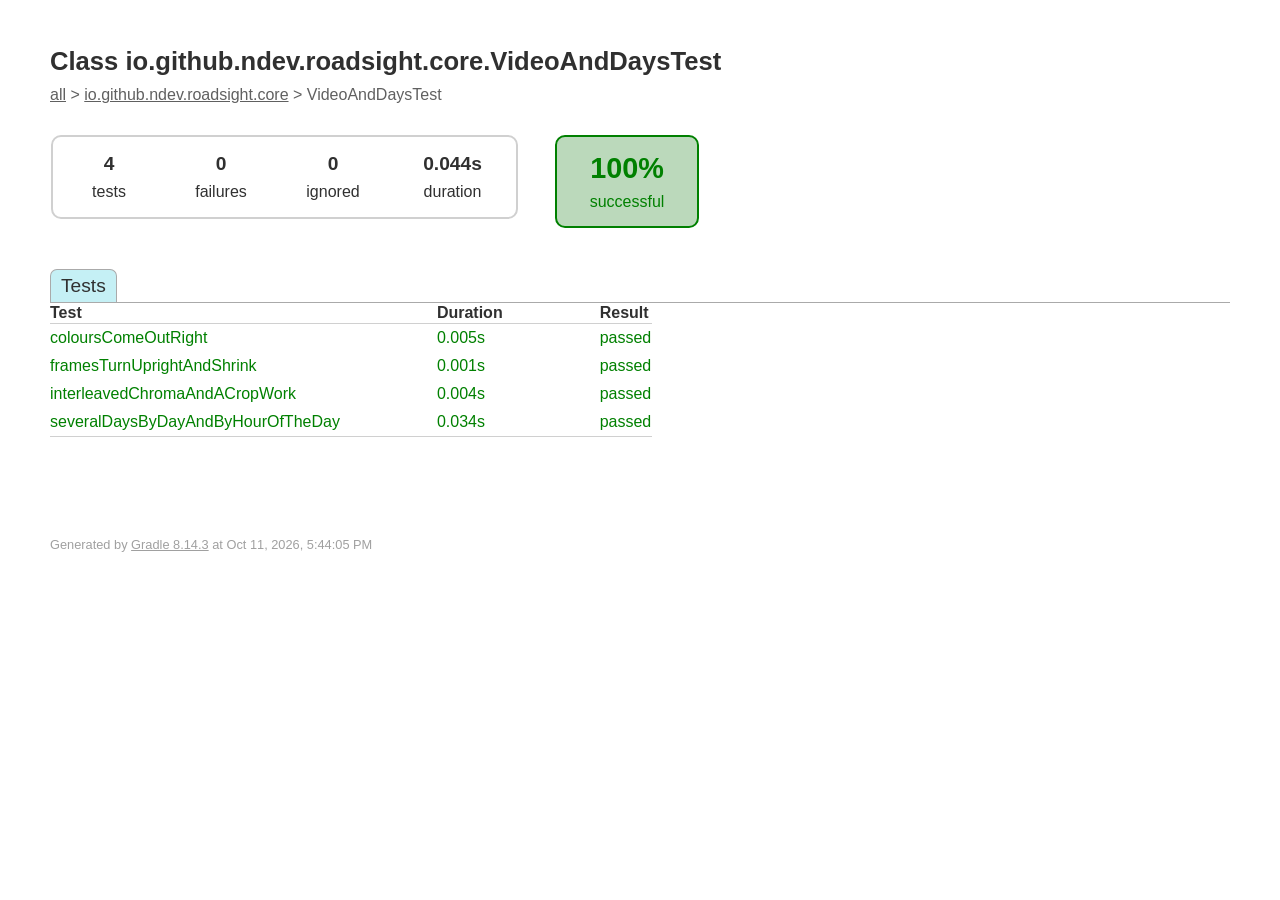
<file: core-tests/test/classes/io.github.ndev.roadsight.core.VideoAndDaysTest.html>
<!DOCTYPE html>
<html>
<head>
<meta http-equiv="Content-Type" content="text/html; charset=utf-8"/>
<meta http-equiv="x-ua-compatible" content="IE=edge"/>
<title>Test results - Class io.github.ndev.roadsight.core.VideoAndDaysTest</title>
<link href="../css/base-style.css" rel="stylesheet" type="text/css"/>
<link href="../css/style.css" rel="stylesheet" type="text/css"/>
<script src="../js/report.js" type="text/javascript"></script>
</head>
<body>
<div id="content">
<h1>Class io.github.ndev.roadsight.core.VideoAndDaysTest</h1>
<div class="breadcrumbs">
<a href="../index.html">all</a> &gt; 
<a href="../packages/io.github.ndev.roadsight.core.html">io.github.ndev.roadsight.core</a> &gt; VideoAndDaysTest</div>
<div id="summary">
<table>
<tr>
<td>
<div class="summaryGroup">
<table>
<tr>
<td>
<div class="infoBox" id="tests">
<div class="counter">4</div>
<p>tests</p>
</div>
</td>
<td>
<div class="infoBox" id="failures">
<div class="counter">0</div>
<p>failures</p>
</div>
</td>
<td>
<div class="infoBox" id="ignored">
<div class="counter">0</div>
<p>ignored</p>
</div>
</td>
<td>
<div class="infoBox" id="duration">
<div class="counter">0.044s</div>
<p>duration</p>
</div>
</td>
</tr>
</table>
</div>
</td>
<td>
<div class="infoBox success" id="successRate">
<div class="percent">100%</div>
<p>successful</p>
</div>
</td>
</tr>
</table>
</div>
<div class="tab-container">
<ul class="tabLinks">
<li>
<a href="#">Tests</a>
</li>
</ul>
<div class="tab">
<h2>Tests</h2>
<table>
<thead>
<tr>
<th>Test</th>
<th>Duration</th>
<th>Result</th>
</tr>
</thead>
<tr>
<td class="success">coloursComeOutRight</td>
<td class="success">0.005s</td>
<td class="success">passed</td>
</tr>
<tr>
<td class="success">framesTurnUprightAndShrink</td>
<td class="success">0.001s</td>
<td class="success">passed</td>
</tr>
<tr>
<td class="success">interleavedChromaAndACropWork</td>
<td class="success">0.004s</td>
<td class="success">passed</td>
</tr>
<tr>
<td class="success">severalDaysByDayAndByHourOfTheDay</td>
<td class="success">0.034s</td>
<td class="success">passed</td>
</tr>
</table>
</div>
</div>
<div id="footer">
<p>
<div>
<label class="hidden" id="label-for-line-wrapping-toggle" for="line-wrapping-toggle">Wrap lines
<input id="line-wrapping-toggle" type="checkbox" autocomplete="off"/>
</label>
</div>Generated by 
<a href="https://www.gradle.org">Gradle 8.14.3</a> at Oct 11, 2026, 5:44:05 PM</p>
</div>
</div>
</body>
</html>
</file>
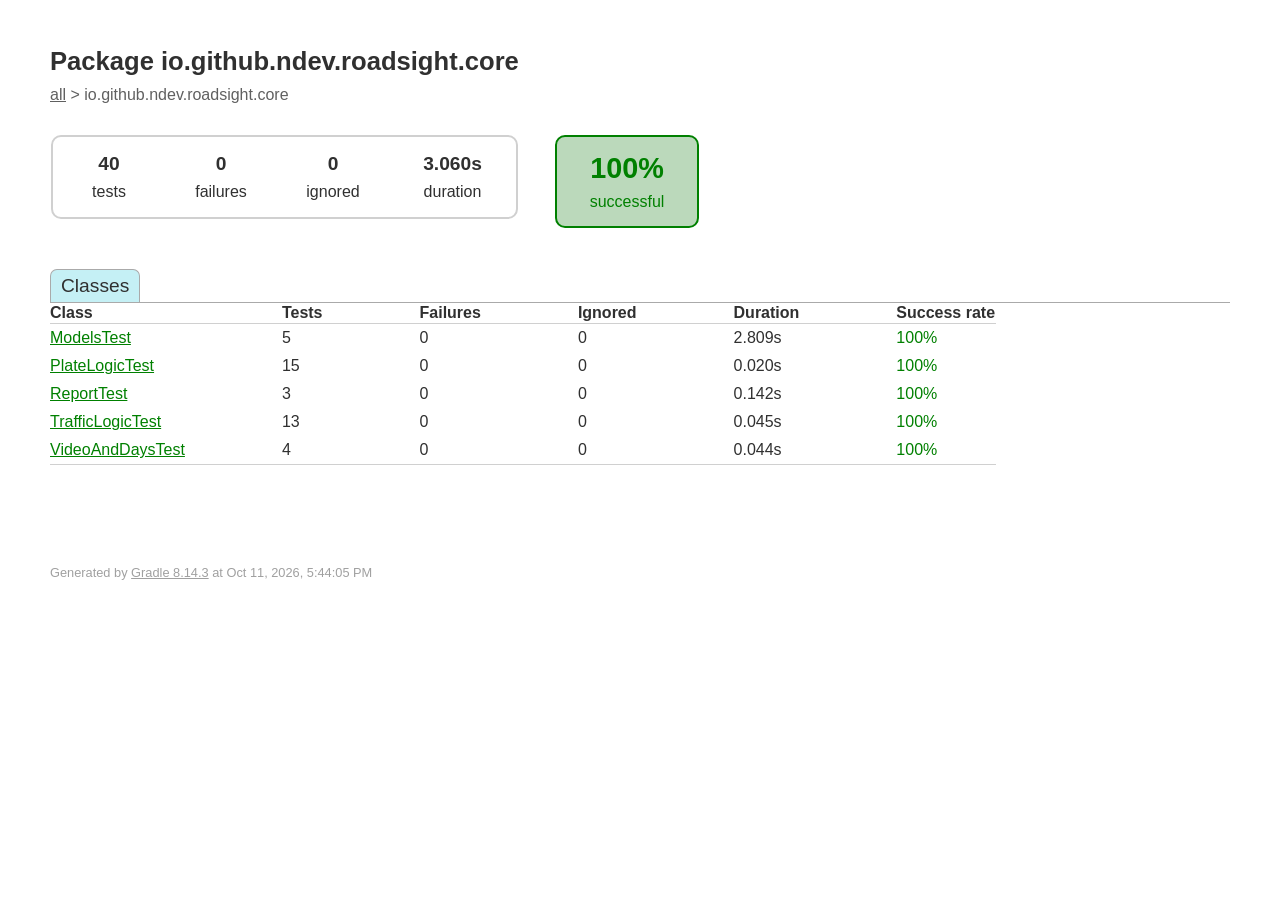
<file: core-tests/test/packages/io.github.ndev.roadsight.core.html>
<!DOCTYPE html>
<html>
<head>
<meta http-equiv="Content-Type" content="text/html; charset=utf-8"/>
<meta http-equiv="x-ua-compatible" content="IE=edge"/>
<title>Test results - Package io.github.ndev.roadsight.core</title>
<link href="../css/base-style.css" rel="stylesheet" type="text/css"/>
<link href="../css/style.css" rel="stylesheet" type="text/css"/>
<script src="../js/report.js" type="text/javascript"></script>
</head>
<body>
<div id="content">
<h1>Package io.github.ndev.roadsight.core</h1>
<div class="breadcrumbs">
<a href="../index.html">all</a> &gt; io.github.ndev.roadsight.core</div>
<div id="summary">
<table>
<tr>
<td>
<div class="summaryGroup">
<table>
<tr>
<td>
<div class="infoBox" id="tests">
<div class="counter">40</div>
<p>tests</p>
</div>
</td>
<td>
<div class="infoBox" id="failures">
<div class="counter">0</div>
<p>failures</p>
</div>
</td>
<td>
<div class="infoBox" id="ignored">
<div class="counter">0</div>
<p>ignored</p>
</div>
</td>
<td>
<div class="infoBox" id="duration">
<div class="counter">3.060s</div>
<p>duration</p>
</div>
</td>
</tr>
</table>
</div>
</td>
<td>
<div class="infoBox success" id="successRate">
<div class="percent">100%</div>
<p>successful</p>
</div>
</td>
</tr>
</table>
</div>
<div class="tab-container">
<ul class="tabLinks">
<li>
<a href="#">Classes</a>
</li>
</ul>
<div class="tab">
<h2>Classes</h2>
<table>
<thead>
<tr>
<th>Class</th>
<th>Tests</th>
<th>Failures</th>
<th>Ignored</th>
<th>Duration</th>
<th>Success rate</th>
</tr>
</thead>
<tr>
<td class="success">
<a href="../classes/io.github.ndev.roadsight.core.ModelsTest.html">ModelsTest</a>
</td>
<td>5</td>
<td>0</td>
<td>0</td>
<td>2.809s</td>
<td class="success">100%</td>
</tr>
<tr>
<td class="success">
<a href="../classes/io.github.ndev.roadsight.core.PlateLogicTest.html">PlateLogicTest</a>
</td>
<td>15</td>
<td>0</td>
<td>0</td>
<td>0.020s</td>
<td class="success">100%</td>
</tr>
<tr>
<td class="success">
<a href="../classes/io.github.ndev.roadsight.core.ReportTest.html">ReportTest</a>
</td>
<td>3</td>
<td>0</td>
<td>0</td>
<td>0.142s</td>
<td class="success">100%</td>
</tr>
<tr>
<td class="success">
<a href="../classes/io.github.ndev.roadsight.core.TrafficLogicTest.html">TrafficLogicTest</a>
</td>
<td>13</td>
<td>0</td>
<td>0</td>
<td>0.045s</td>
<td class="success">100%</td>
</tr>
<tr>
<td class="success">
<a href="../classes/io.github.ndev.roadsight.core.VideoAndDaysTest.html">VideoAndDaysTest</a>
</td>
<td>4</td>
<td>0</td>
<td>0</td>
<td>0.044s</td>
<td class="success">100%</td>
</tr>
</table>
</div>
</div>
<div id="footer">
<p>
<div>
<label class="hidden" id="label-for-line-wrapping-toggle" for="line-wrapping-toggle">Wrap lines
<input id="line-wrapping-toggle" type="checkbox" autocomplete="off"/>
</label>
</div>Generated by 
<a href="https://www.gradle.org">Gradle 8.14.3</a> at Oct 11, 2026, 5:44:05 PM</p>
</div>
</div>
</body>
</html>
</file>
<file: app.css>
:root {
  --bg: #07090d;
  --surface: rgba(20, 24, 33, 0.72);
  --surface-solid: #11151d;
  --surface-2: #171c27;
  --line: rgba(255, 255, 255, 0.08);
  --line-2: rgba(255, 255, 255, 0.14);
  --text: #eef1f7;
  --muted: #8f98ad;
  --mint: #6ee7b7;
  --sky: #60a5fa;
  --amber: #fbbf24;
  --red: #f87171;
  --grad: linear-gradient(135deg, #6ee7b7 0%, #60a5fa 100%);
  --top: calc(56px + env(safe-area-inset-top));
  --tab: calc(66px + env(safe-area-inset-bottom));
  --radius: 20px;
  --ease: cubic-bezier(.2, .8, .2, 1);
  --plate-font: 'Roboto Condensed', 'sans-serif-condensed', 'Arial Narrow', 'DejaVu Sans Condensed', system-ui, sans-serif;
  color-scheme: dark;
}

* { box-sizing: border-box; margin: 0; }
html, body { height: 100%; background: var(--bg); }
body {
  color: var(--text);
  font: 15px/1.45 Roboto, system-ui, -apple-system, 'Segoe UI', sans-serif;
  -webkit-font-smoothing: antialiased;
  -webkit-tap-highlight-color: transparent;
  overscroll-behavior: none;
  user-select: none;
  -webkit-user-select: none;
}
button { font: inherit; color: inherit; background: none; border: 0; cursor: pointer; }
input { font: inherit; color: inherit; user-select: text; -webkit-user-select: text; }
[hidden] { display: none !important; }
.ic { width: 22px; height: 22px; flex: none; }

.app { position: fixed; inset: 0; overflow: hidden; }

/* ------------------------------------------------------------------ top bar */
.topbar {
  position: absolute; z-index: 20; top: 0; left: 0; right: 0;
  height: var(--top); padding: env(safe-area-inset-top) 12px 0 16px;
  display: flex; align-items: center; gap: 10px;
  background: linear-gradient(to bottom, rgba(7, 9, 13, .92), rgba(7, 9, 13, .72));
  backdrop-filter: blur(18px) saturate(150%); -webkit-backdrop-filter: blur(18px) saturate(150%);
  border-bottom: 1px solid var(--line);
  transition: background .3s, border-color .3s;
}
.app[data-mode="scan"] .topbar {
  background: linear-gradient(to bottom, rgba(0, 0, 0, .6), rgba(0, 0, 0, 0));
  border-color: transparent; backdrop-filter: none; -webkit-backdrop-filter: none;
}
.brand { display: flex; align-items: center; gap: 10px; font-weight: 750; font-size: 18px; letter-spacing: .1px; flex: 1; }
.brand__mark {
  width: 28px; height: 28px; border-radius: 9px; background: var(--grad); position: relative;
  box-shadow: 0 4px 14px rgba(96, 165, 250, .35);
}
.brand__mark::before { content: ''; position: absolute; left: 6px; right: 6px; top: 10.5px; height: 7px; border-radius: 2px; background: #07231b; }
.brand__mark::after { content: ''; position: absolute; inset: 4px; border-radius: 5px; border: 1.5px solid rgba(7, 35, 27, .55); border-left-color: transparent; border-right-color: transparent; }
.status {
  display: flex; align-items: center; gap: 7px; font-size: 12px; color: var(--muted);
  border: 1px solid var(--line-2); padding: 5px 10px; border-radius: 99px; background: rgba(0, 0, 0, .25);
  max-width: 52vw; white-space: nowrap; overflow: hidden; text-overflow: ellipsis;
}
.status span { overflow: hidden; text-overflow: ellipsis; }
.dot { width: 7px; height: 7px; border-radius: 50%; background: var(--muted); flex: none; }
.status[data-state="ready"] .dot { background: var(--mint); box-shadow: 0 0 10px var(--mint); }
.status[data-state="loading"] .dot { background: var(--amber); animation: pulse 1.2s ease-in-out infinite; }
.status[data-state="error"] .dot { background: var(--red); }
.icon-btn { width: 42px; height: 42px; border-radius: 13px; display: grid; place-items: center; color: var(--text); }
.icon-btn:active { background: rgba(255, 255, 255, .08); }
.icon-btn--debug { color: var(--amber); }
.is-debug .brand > span:last-child { display: none; }
.is-debug .brand::after {
  content: 'DEBUG'; font: 800 10px/1 Roboto, system-ui, sans-serif; letter-spacing: .9px; color: #2a1b00;
  background: var(--amber); padding: 4px 6px; border-radius: 6px;
}

/* ------------------------------------------------------------------ views */
.views { position: absolute; inset: 0; }
.view { position: absolute; inset: 0; overflow-y: auto; -webkit-overflow-scrolling: touch; overscroll-behavior: contain; }
.view--scan { overflow: hidden; }
.pane { padding: calc(var(--top) + 18px) 16px calc(var(--tab) + 28px); max-width: 640px; margin: 0 auto; }
.view:not([hidden]) .pane { animation: rise .35s var(--ease); }

/* ------------------------------------------------------------------ tab bar */
.tabbar {
  position: absolute; z-index: 20; left: 0; right: 0; bottom: 0; height: var(--tab);
  padding: 6px 8px env(safe-area-inset-bottom);
  display: grid; grid-template-columns: repeat(4, 1fr);
  background: rgba(10, 12, 17, .86); backdrop-filter: blur(20px) saturate(150%); -webkit-backdrop-filter: blur(20px) saturate(150%);
  border-top: 1px solid var(--line);
}
.tabbar button { display: flex; flex-direction: column; align-items: center; gap: 3px; color: var(--muted); padding-top: 4px; }
.tabbar button span { width: 58px; height: 30px; border-radius: 15px; display: grid; place-items: center; transition: background .25s, color .25s; }
.tabbar button b { font-size: 11.5px; font-weight: 600; letter-spacing: .2px; }
.tabbar button.on { color: var(--text); }
.tabbar button.on span { background: linear-gradient(135deg, rgba(110, 231, 183, .2), rgba(96, 165, 250, .22)); color: var(--mint); }

/* ------------------------------------------------------------------ scan */
.viewfinder { position: absolute; inset: 0; background: #000; overflow: hidden; }
.viewfinder video { position: absolute; inset: 0; width: 100%; height: 100%; object-fit: cover; }
.overlay { position: absolute; inset: 0; width: 100%; height: 100%; pointer-events: none; }
.cam-empty {
  position: absolute; inset: 0; display: flex; flex-direction: column; align-items: center; justify-content: center;
  text-align: center; gap: 12px; padding: calc(var(--top) + 20px) 32px calc(var(--tab) + 120px);
  background:
    radial-gradient(60% 40% at 50% 35%, rgba(96, 165, 250, .16), transparent 70%),
    radial-gradient(50% 35% at 30% 70%, rgba(110, 231, 183, .10), transparent 70%),
    var(--bg);
}
.cam-empty h2 { font-size: 22px; font-weight: 750; margin-top: 8px; }
.cam-empty p { color: var(--muted); max-width: 320px; }
.cam-empty .btn { margin-top: 10px; min-width: 200px; }
.hero-icon {
  width: 92px; height: 92px; border-radius: 30px; display: grid; place-items: center; position: relative;
  background: linear-gradient(145deg, rgba(110, 231, 183, .18), rgba(96, 165, 250, .18));
  border: 1px solid rgba(255, 255, 255, .1); color: var(--mint);
  box-shadow: 0 20px 50px rgba(96, 165, 250, .18);
}
.hero-icon .ic { width: 40px; height: 40px; stroke-width: 1.7; }

.reticle {
  position: absolute; left: 50%; top: 44%; width: min(72vw, 360px); aspect-ratio: 4.2 / 1;
  transform: translate(-50%, -50%); pointer-events: none; animation: breathe 2.4s ease-in-out infinite;
}
.reticle i { position: absolute; width: 26px; height: 26px; border: 3px solid rgba(255, 255, 255, .85); }
.reticle i:nth-child(1) { left: 0; top: 0; border-right: 0; border-bottom: 0; border-top-left-radius: 10px; }
.reticle i:nth-child(2) { right: 0; top: 0; border-left: 0; border-bottom: 0; border-top-right-radius: 10px; }
.reticle i:nth-child(3) { left: 0; bottom: 0; border-right: 0; border-top: 0; border-bottom-left-radius: 10px; }
.reticle i:nth-child(4) { right: 0; bottom: 0; border-left: 0; border-top: 0; border-bottom-right-radius: 10px; }
.reticle p {
  position: absolute; top: calc(100% + 16px); left: 50%; transform: translateX(-50%); white-space: nowrap;
  font-size: 13px; font-weight: 600; padding: 6px 12px; border-radius: 99px; background: rgba(0, 0, 0, .45);
  backdrop-filter: blur(8px); -webkit-backdrop-filter: blur(8px);
}
.hud {
  position: absolute; left: 12px; top: calc(var(--top) + 4px); font: 600 11px/1.35 ui-monospace, 'Roboto Mono', monospace;
  padding: 7px 9px 6px; border-radius: 11px; background: rgba(0, 0, 0, .55); color: #cfe7ff; letter-spacing: .2px;
  display: grid; gap: 6px; width: min(62vw, 250px); backdrop-filter: blur(6px); -webkit-backdrop-filter: blur(6px);
}
#hudText { white-space: pre-line; }
#hudGraph { width: 100%; height: 30px; display: block; }
.tray {
  position: absolute; left: 0; right: 0; bottom: calc(var(--tab) + 104px);
  display: flex; gap: 8px; padding: 0 16px; overflow-x: auto; scroll-snap-type: x mandatory; scrollbar-width: none;
}
.tray::-webkit-scrollbar { display: none; }
.tray-chip {
  flex: none; scroll-snap-align: start; display: flex; align-items: center; gap: 9px; padding: 8px 10px 8px 8px;
  border-radius: 16px; background: rgba(12, 15, 21, .78); border: 1px solid var(--line-2);
  backdrop-filter: blur(14px); -webkit-backdrop-filter: blur(14px); animation: pop .35s var(--ease);
}
.tray-chip img { width: 46px; height: 30px; object-fit: cover; border-radius: 7px; background: #000; }
.tray-chip .meta { font-size: 11px; color: var(--muted); margin-top: 3px; display: flex; gap: 6px; }
.tray-chip.fresh { border-color: rgba(110, 231, 183, .7); box-shadow: 0 0 0 3px rgba(110, 231, 183, .18); }

.scan-controls {
  position: absolute; left: 0; right: 0; bottom: calc(var(--tab) + 16px);
  display: grid; grid-template-columns: 1fr auto 1fr; align-items: center; padding: 0 24px;
}
.scan-controls .round-btn { grid-column: 1; }
.scan-controls .shutter { grid-column: 2; }
.scan-controls .zoom { grid-column: 3; }
.round-btn {
  justify-self: start; width: 50px; height: 50px; border-radius: 50%; display: grid; place-items: center;
  background: rgba(12, 15, 21, .6); border: 1px solid var(--line-2); backdrop-filter: blur(10px); -webkit-backdrop-filter: blur(10px);
}
.round-btn.on { background: var(--amber); color: #2a1b00; border-color: transparent; }
.shutter {
  width: 78px; height: 78px; border-radius: 50%; border: 4px solid rgba(255, 255, 255, .92);
  display: grid; place-items: center; box-shadow: 0 8px 30px rgba(0, 0, 0, .45); transition: transform .15s;
}
.shutter:active { transform: scale(.94); }
.shutter span { width: 60px; height: 60px; border-radius: 50%; background: var(--grad); transition: all .3s var(--ease); }
.shutter.running span { width: 28px; height: 28px; border-radius: 8px; background: #ff5f6d; }
.shutter.running { animation: ring 1.8s ease-out infinite; }
.zoom {
  justify-self: end; display: flex; gap: 2px; padding: 3px; border-radius: 99px;
  background: rgba(12, 15, 21, .6); border: 1px solid var(--line-2); backdrop-filter: blur(10px); -webkit-backdrop-filter: blur(10px);
}
.zoom button { min-width: 38px; height: 34px; border-radius: 99px; font-size: 12.5px; font-weight: 700; color: var(--muted); }
.zoom button.on { background: rgba(255, 255, 255, .9); color: #0b0d12; }

/* ------------------------------------------------------------------ buttons */
.btn {
  height: 48px; padding: 0 20px; border-radius: 15px; display: inline-flex; align-items: center; justify-content: center; gap: 10px;
  font-weight: 650; letter-spacing: .1px; transition: transform .12s, filter .2s, background .2s;
}
.btn:active { transform: scale(.97); }
.btn--lg { height: 58px; font-size: 16px; border-radius: 18px; }
.btn--primary { background: var(--grad); color: #04221a; box-shadow: 0 10px 30px rgba(96, 165, 250, .25); }
.btn--ghost { background: var(--surface-2); border: 1px solid var(--line-2); }
.btn--danger { background: rgba(248, 113, 113, .14); color: #ffb4b4; border: 1px solid rgba(248, 113, 113, .3); }
.chip-btn { height: 32px; padding: 0 12px; border-radius: 99px; display: inline-flex; align-items: center; gap: 6px; font-size: 13px; font-weight: 600; background: var(--surface-2); border: 1px solid var(--line-2); }
.chip-btn .ic { width: 16px; height: 16px; }

/* ------------------------------------------------------------------ photo / video */
.empty-hero { display: flex; flex-direction: column; align-items: center; text-align: center; gap: 10px; margin: 6vh 0 30px; }
.empty-hero h2 { font-size: 23px; font-weight: 750; margin-top: 10px; }
.empty-hero p { color: var(--muted); max-width: 340px; }
.action-stack { display: grid; gap: 12px; }
.action-row { display: grid; grid-template-columns: 1fr 1fr; gap: 10px; margin-top: 18px; }
.hint { color: var(--muted); font-size: 13px; text-align: center; margin-top: 22px; }
.media-card { border-radius: var(--radius); overflow: hidden; background: var(--surface-solid); border: 1px solid var(--line); }
.media-stage { position: relative; background: #000; line-height: 0; }
.media-stage img, .media-stage video { width: 100%; max-height: 58vh; object-fit: contain; display: block; }
.scanline {
  position: absolute; left: 0; right: 0; top: 0; height: 3px; opacity: 0;
  background: linear-gradient(90deg, transparent, var(--mint), var(--sky), transparent); box-shadow: 0 0 18px var(--mint);
}
.scanning .scanline { opacity: 1; animation: sweep 1.4s ease-in-out infinite alternate; }
.progress { height: 4px; background: rgba(255, 255, 255, .07); overflow: hidden; }
.progress div { height: 100%; width: 0; background: var(--grad); transition: width .25s linear; }
.progress--lg { height: 8px; border-radius: 99px; margin: 20px 0 10px; }
.progress--lg div { border-radius: 99px; }
.video-meta { display: flex; align-items: center; justify-content: space-between; gap: 10px; padding: 12px 14px; font-size: 13.5px; color: var(--muted); }
.result-head { display: flex; align-items: baseline; justify-content: space-between; margin: 22px 2px 10px; }
.result-head h3 { font-size: 17px; font-weight: 700; }
.result-head span { color: var(--muted); font-size: 13px; }
.results { display: grid; gap: 10px; }
.card {
  background: var(--surface-solid); border: 1px solid var(--line); border-radius: 18px; padding: 14px;
  display: grid; gap: 12px; animation: rise .35s var(--ease) both;
}
.card__top { display: flex; align-items: center; gap: 12px; }
.card__top .plate { margin-right: auto; }
.card__thumb { width: 100%; height: 86px; object-fit: cover; border-radius: 12px; background: #000; }
.badge-n { width: 24px; height: 24px; border-radius: 8px; display: grid; place-items: center; font-size: 12px; font-weight: 800; background: var(--grad); color: #04221a; flex: none; }
.tags { display: flex; flex-wrap: wrap; gap: 6px; }
.tag { font-size: 12.5px; padding: 4px 9px; border-radius: 99px; background: rgba(255, 255, 255, .06); color: #cdd3e1; border: 1px solid var(--line); }
.tag--ok { color: var(--mint); border-color: rgba(110, 231, 183, .35); background: rgba(110, 231, 183, .08); }
.tag--warn { color: var(--amber); border-color: rgba(251, 191, 36, .35); background: rgba(251, 191, 36, .08); }
.card__actions { display: flex; gap: 8px; }
.card__actions .chip-btn { flex: 1; justify-content: center; }
.ring {
  --p: 0; width: 44px; height: 44px; border-radius: 50%; flex: none; position: relative; display: grid; place-items: center;
  background: conic-gradient(var(--mint) calc(var(--p) * 1%), rgba(255, 255, 255, .08) 0);
}
.ring::before { content: ''; position: absolute; inset: 4px; border-radius: 50%; background: var(--surface-solid); }
.ring span { position: relative; font-size: 11.5px; font-weight: 800; }
.ring--warn { background: conic-gradient(var(--amber) calc(var(--p) * 1%), rgba(255, 255, 255, .08) 0); }
.none { text-align: center; color: var(--muted); padding: 26px 10px; border: 1px dashed var(--line-2); border-radius: 18px; }
.none b { display: block; color: var(--text); font-size: 16px; margin-bottom: 6px; }

/* ------------------------------------------------------------------ plate */
.plate {
  display: inline-flex; align-items: stretch; border-radius: 6px; overflow: hidden; flex: none;
  background: #f7f6f1; color: #121212; border: 1.5px solid #1a1a1a;
  box-shadow: inset 0 1px 0 rgba(255, 255, 255, .5), 0 6px 16px rgba(0, 0, 0, .35);
  font-family: var(--plate-font); font-stretch: condensed; user-select: text; -webkit-user-select: text;
}
.plate--uk { background: #f6c521; }
.plate__band { background: #1a4fb4; color: #fff; display: flex; flex-direction: column; align-items: center; justify-content: space-between; padding: 3px 3px 3px; min-width: 21px; }
.plate__band .stars { width: 14px; height: 14px; fill: #ffd83b; }
.plate__band b { font: 800 8px/1 Roboto, system-ui, sans-serif; letter-spacing: .02em; }
.plate__body { display: flex; flex-direction: column; justify-content: center; align-items: center; padding: 3px 11px; }
.plate__body small { font: 700 6.5px/1 Roboto, system-ui, sans-serif; letter-spacing: .08em; text-transform: uppercase; opacity: .72; margin-bottom: 2px; }
.plate__body strong { font-weight: 700; font-size: 21px; letter-spacing: .07em; line-height: 1.05; white-space: nowrap; }
.plate--sm .plate__body { padding: 2px 8px; }
.plate--sm .plate__body strong { font-size: 15px; }
.plate--sm .plate__body small { display: none; }
.plate--sm .plate__band { min-width: 15px; padding: 2px; }
.plate--sm .plate__band .stars { width: 10px; height: 10px; }
.plate--sm .plate__band b { font-size: 6px; }
.plate--lg { border-radius: 9px; border-width: 2px; }
.plate--lg .plate__body { padding: 6px 18px; }
.plate--lg .plate__body strong { font-size: 34px; }
.plate--lg .plate__body small { font-size: 9px; }
.plate--lg .plate__band { min-width: 32px; padding: 6px 4px 5px; }
.plate--lg .plate__band .stars { width: 22px; height: 22px; }
.plate--lg .plate__band b { font-size: 12px; }
.plate--unsure { outline: 2px dashed rgba(251, 191, 36, .75); outline-offset: 3px; }

/* ------------------------------------------------------------------ history */
.history-top { display: flex; align-items: center; justify-content: space-between; margin-bottom: 14px; }
.history-top h2 { font-size: 24px; font-weight: 800; }
.history-top .count { font-size: 15px; color: var(--muted); font-weight: 600; margin-left: 4px; }
.history-actions { display: flex; gap: 4px; }
.search {
  display: flex; align-items: center; gap: 10px; height: 48px; padding: 0 14px; border-radius: 15px;
  background: var(--surface-2); border: 1px solid var(--line); color: var(--muted); margin-bottom: 8px;
}
.search input { flex: 1; min-width: 0; background: none; border: 0; outline: 0; font-size: 16px; color: var(--text); }
.search:focus-within { border-color: rgba(96, 165, 250, .6); }
.hist-day {
  position: sticky; top: 0; z-index: 2; padding: 16px 4px 8px; font-size: 12px; font-weight: 700; letter-spacing: .8px;
  text-transform: uppercase; color: var(--muted); background: linear-gradient(var(--bg) 70%, transparent);
}
.hist-item {
  width: 100%; display: grid; grid-template-columns: 74px minmax(0, 1fr) auto; align-items: center; gap: 12px; text-align: left;
  padding: 10px; border-radius: 16px; background: var(--surface-solid); border: 1px solid var(--line); margin-bottom: 8px;
}
.hist-item:active { background: var(--surface-2); }
.hist-item img, .hist-item .noimg { width: 74px; height: 46px; object-fit: cover; border-radius: 10px; background: #000; }
.hist-item .noimg { display: grid; place-items: center; color: var(--muted); background: var(--surface-2); }
.hist-item > span { min-width: 0; }
.hist-item .meta { display: block; font-size: 12.5px; color: var(--muted); margin-top: 6px; white-space: nowrap; overflow: hidden; text-overflow: ellipsis; }
.hist-item .ic { color: var(--muted); width: 18px; height: 18px; }
.hist-empty { text-align: center; color: var(--muted); margin-top: 14vh; display: flex; flex-direction: column; align-items: center; gap: 10px; }
.hist-empty b { color: var(--text); font-size: 18px; }

/* ------------------------------------------------------------------ sheets */
.backdrop { position: absolute; inset: 0; z-index: 40; background: rgba(0, 0, 0, .55); opacity: 0; pointer-events: none; transition: opacity .3s; }
.backdrop.show { opacity: 1; pointer-events: auto; }
.sheet {
  position: absolute; z-index: 50; left: 0; right: 0; bottom: 0; max-height: 90%; overflow-y: auto; overscroll-behavior: contain;
  background: var(--surface-solid); border-top: 1px solid var(--line-2); border-radius: 26px 26px 0 0;
  padding: 8px 18px calc(22px + env(safe-area-inset-bottom)); transform: translateY(105%); transition: transform .38s var(--ease);
  box-shadow: 0 -20px 60px rgba(0, 0, 0, .5);
}
.sheet.open { transform: translateY(0); }
.sheet__grip { width: 42px; height: 5px; border-radius: 99px; background: rgba(255, 255, 255, .2); margin: 2px auto 12px; }
.sheet__title { display: flex; align-items: center; justify-content: space-between; margin-bottom: 6px; }
.sheet__title h2 { font-size: 20px; font-weight: 800; }
.detail-hero { display: grid; justify-items: center; gap: 14px; padding: 6px 0 16px; }
.detail-hero img { width: 100%; max-height: 170px; object-fit: contain; border-radius: 16px; background: #000; }
.info-grid { display: grid; grid-template-columns: 1fr 1fr; gap: 8px; margin-bottom: 16px; }
.info { background: var(--surface-2); border: 1px solid var(--line); border-radius: 14px; padding: 10px 12px; }
.info span { display: block; font-size: 11.5px; color: var(--muted); text-transform: uppercase; letter-spacing: .6px; font-weight: 600; }
.info b { display: block; margin-top: 3px; font-size: 14.5px; font-weight: 650; }
.detail-actions { display: grid; grid-template-columns: repeat(3, 1fr); gap: 8px; }
.detail-actions .btn { height: 52px; flex-direction: column; gap: 3px; font-size: 12px; padding: 0; }

.settings { display: grid; gap: 18px; padding-bottom: 6px; }
.group h4 { font-size: 12px; text-transform: uppercase; letter-spacing: .9px; color: var(--muted); margin: 0 4px 8px; font-weight: 700; }
.group__box { background: var(--surface-2); border: 1px solid var(--line); border-radius: 18px; overflow: hidden; }
.row { display: flex; align-items: center; gap: 12px; padding: 13px 14px; min-height: 56px; }
.row + .row { border-top: 1px solid var(--line); }
.row__text { flex: 1; min-width: 0; }
.row__text b { display: block; font-weight: 600; font-size: 15px; }
.row__text small { display: block; color: var(--muted); font-size: 12.5px; margin-top: 2px; }
.row__text small b { display: inline; font-size: inherit; font-weight: 700; }
b.hl { color: var(--mint); }
.row--stack { flex-direction: column; align-items: stretch; }
.seg { display: grid; grid-auto-flow: column; grid-auto-columns: 1fr; background: rgba(0, 0, 0, .3); border-radius: 12px; padding: 3px; gap: 2px; }
.seg button { height: 36px; border-radius: 9px; font-size: 13.5px; font-weight: 600; color: var(--muted); }
.seg button.on { background: rgba(255, 255, 255, .92); color: #0b0d12; }
.switch { width: 50px; height: 30px; border-radius: 99px; background: rgba(255, 255, 255, .16); position: relative; flex: none; transition: background .2s; }
.switch::after { content: ''; position: absolute; top: 3px; left: 3px; width: 24px; height: 24px; border-radius: 50%; background: #fff; transition: transform .25s var(--ease); box-shadow: 0 2px 6px rgba(0, 0, 0, .3); }
.switch[aria-checked="true"] { background: var(--mint); }
.switch[aria-checked="true"]::after { transform: translateX(20px); }
.about { font-size: 13px; color: var(--muted); line-height: 1.55; padding: 0 4px; }
.about b { color: var(--text); }
.about .muted { color: var(--muted); }
.linkish { color: var(--sky); font-weight: 650; padding: 0; font-size: inherit; }
.btn:disabled { opacity: .45; pointer-events: none; }
.card--low { opacity: .82; }

/* ------------------------------------------------------------------ toast + boot */
.toast {
  position: absolute; z-index: 70; left: 50%; top: calc(var(--top) + 10px); transform: translate(-50%, -16px); opacity: 0; pointer-events: none;
  display: flex; align-items: center; gap: 14px; max-width: calc(100% - 32px); padding: 11px 12px 11px 16px; border-radius: 16px;
  background: rgba(24, 29, 40, .96); border: 1px solid var(--line-2); box-shadow: 0 16px 40px rgba(0, 0, 0, .45);
  font-size: 14px; font-weight: 550; transition: all .3s var(--ease);
}
.toast.show { opacity: 1; transform: translate(-50%, 0); pointer-events: auto; }
.toast button { color: var(--mint); font-weight: 750; padding: 4px 6px; white-space: nowrap; }
.boot {
  position: absolute; inset: 0; z-index: 80; display: grid; place-items: center; padding: 24px;
  background: radial-gradient(70% 50% at 50% 30%, rgba(96, 165, 250, .16), transparent 70%), var(--bg);
}
.boot__card { width: min(100%, 380px); text-align: center; }
.boot__logo { width: 76px; height: 76px; margin: 0 auto 22px; border-radius: 24px; background: var(--grad); position: relative; box-shadow: 0 20px 60px rgba(96, 165, 250, .35); animation: breathe 2.4s ease-in-out infinite; }
.boot__logo::before { content: ''; position: absolute; left: 16px; right: 16px; top: 29px; height: 18px; border-radius: 4px; background: #07231b; }
.boot h2 { font-size: 22px; font-weight: 800; }
.boot p { color: var(--muted); margin-top: 8px; }
.boot__meta { font: 600 12.5px/1.4 ui-monospace, 'Roboto Mono', monospace; color: #b6c2d8 !important; }
.boot__meta--details {
  text-align: left; white-space: pre-wrap; word-break: break-word; font-size: 11px !important; font-weight: 500 !important;
  max-height: 30vh; overflow-y: auto; padding: 10px 12px; border-radius: 12px; background: rgba(255, 255, 255, .05); border: 1px solid var(--line);
  user-select: text; -webkit-user-select: text;
}
.boot .btn { margin-top: 18px; }

/* ------------------------------------------------------------------ motion */
@keyframes pulse { 50% { opacity: .35; } }
@keyframes breathe { 50% { transform: translate(-50%, -50%) scale(1.03); opacity: .85; } }
.boot__logo { animation-name: breathe-logo; }
@keyframes breathe-logo { 50% { transform: scale(1.05); } }
@keyframes rise { from { opacity: 0; transform: translateY(10px); } }
@keyframes pop { from { opacity: 0; transform: scale(.85); } }
@keyframes sweep { from { top: 0; } to { top: calc(100% - 3px); } }
@keyframes ring { 0% { box-shadow: 0 0 0 0 rgba(255, 95, 109, .45), 0 8px 30px rgba(0, 0, 0, .45); } 100% { box-shadow: 0 0 0 18px rgba(255, 95, 109, 0), 0 8px 30px rgba(0, 0, 0, .45); } }
@media (prefers-reduced-motion: reduce) {
  *, *::before, *::after { animation-duration: .001ms !important; animation-iteration-count: 1 !important; transition-duration: .001ms !important; }
}
@media (min-width: 700px) {
  .scan-controls { max-width: 640px; margin: 0 auto; }
}

/* ------------------------------------------------------------------ first launch */
.boot__parts { list-style: none; padding: 0; margin: 6px 0 4px; display: grid; gap: 9px; text-align: left; }
.boot__parts li { display: grid; grid-template-columns: 1fr auto; gap: 5px 10px; font-size: 13px; color: var(--muted); }
.bp__name { color: var(--text); font-weight: 600; }
.bp__size { font-variant-numeric: tabular-nums; }
.bp__bar { grid-column: 1 / -1; height: 3px; border-radius: 99px; background: rgba(255, 255, 255, .07); overflow: hidden; }
.bp__bar i { display: block; height: 100%; width: 0; background: var(--grad); transition: width .25s linear; }
.boot__parts li.done .bp__name::after { content: '  ✓'; color: var(--mint); }

/* ------------------------------------------------------------------ history notes */
.hist-foot { text-align: center; color: var(--muted); font-size: 12px; margin: 18px 12px 0; }
.hist-note {
  display: flex; align-items: center; gap: 10px; margin-top: 16px; padding: 12px; border-radius: 14px; font-size: 13px;
  background: rgba(251, 191, 36, .08); border: 1px solid rgba(251, 191, 36, .3);
}
.hist-note span { flex: 1; display: flex; gap: 8px; align-items: center; }
.hist-note .ic { color: var(--amber); width: 18px; height: 18px; }

/* ------------------------------------------------------------------ what's new */
.new__lead { color: var(--muted); font-size: 13px; margin: 0 2px 12px; }
.new__list { list-style: none; padding: 0; display: grid; gap: 14px; margin-bottom: 20px; }
.new__list li { display: flex; gap: 12px; align-items: flex-start; }
.new__ic {
  width: 40px; height: 40px; border-radius: 13px; display: grid; place-items: center; flex: none; color: var(--mint);
  background: linear-gradient(145deg, rgba(110, 231, 183, .18), rgba(96, 165, 250, .18)); border: 1px solid var(--line);
}
.new__ic .ic { width: 20px; height: 20px; }
.new__list b { display: block; font-size: 15px; }
.new__list small { color: var(--muted); font-size: 13px; line-height: 1.45; }
#sheetNew .btn { width: 100%; }

/* ------------------------------------------------------------------ field test + read inspector */
.ft {
  margin-top: 16px; padding: 14px; border-radius: 18px; display: grid; gap: 12px;
  background: linear-gradient(145deg, rgba(110, 231, 183, .07), rgba(96, 165, 250, .07)); border: 1px solid rgba(110, 231, 183, .22);
}
.ft__head { display: flex; gap: 10px; align-items: flex-start; }
.ft__head .ic { color: var(--mint); margin-top: 1px; }
.ft__head b { display: block; }
.ft__head small { color: var(--muted); font-size: 12.5px; }
.ft__btns { display: grid; grid-template-columns: 1fr 1fr; gap: 8px; }
.btn--ok { background: rgba(110, 231, 183, .14); color: var(--mint); border: 1px solid rgba(110, 231, 183, .35); }
.btn--bad { background: rgba(248, 113, 113, .12); color: #ffb4b4; border: 1px solid rgba(248, 113, 113, .3); }
.ft__fix label { display: block; font-size: 12.5px; color: var(--muted); margin-bottom: 6px; }
.ft__row { display: flex; gap: 8px; }
.ft__row input {
  flex: 1; min-width: 0; height: 48px; padding: 0 14px; border-radius: 14px; background: var(--surface-2); border: 1px solid var(--line-2);
  font: 700 20px var(--plate-font); letter-spacing: .08em; text-transform: uppercase; outline: 0;
}
.ft__row input:focus { border-color: rgba(96, 165, 250, .6); }
.ft__done p { display: flex; align-items: center; gap: 8px; font-size: 13px; color: var(--muted); }
.ft__done p .ic { color: var(--mint); width: 18px; height: 18px; }
.ft__done p span { flex: 1; }
.ft__done .diff { margin-bottom: 8px; }
.diff { font: 700 18px/1.2 var(--plate-font); letter-spacing: .06em; }
.diff .d-sub, .diff .d-ins { color: var(--amber); }
.diff .d-ins { text-decoration: underline; text-underline-offset: 3px; }
.diff s { color: var(--red); text-decoration-thickness: 2px; font-size: .72em; margin-right: 1px; }

.insp { margin-top: 14px; padding: 14px; border-radius: 18px; background: var(--surface-2); border: 1px solid var(--line); }
.insp h4 { display: flex; align-items: center; gap: 8px; font-size: 12px; text-transform: uppercase; letter-spacing: .8px; color: var(--muted); margin-bottom: 12px; }
.insp h4 .ic { width: 18px; height: 18px; color: var(--sky); }
.insp--empty { display: flex; gap: 10px; align-items: center; color: var(--muted); font-size: 13px; }
.insp--empty .ic { color: var(--sky); }
.insp__input { margin: 0 0 12px; }
.insp__input img { width: 100%; max-width: 384px; aspect-ratio: 2 / 1; image-rendering: pixelated; border-radius: 8px; display: block; background: #000; }
.insp__input figcaption { font-size: 11.5px; color: var(--muted); margin-top: 6px; }
.insp__chars { display: flex; gap: 4px; overflow-x: auto; padding-bottom: 2px; scrollbar-width: none; }
.ch { display: grid; justify-items: center; gap: 3px; min-width: 32px; }
.ch b { font: 700 21px/1 var(--plate-font); }
.ch i { width: 10px; height: 44px; border-radius: 5px; background: rgba(255, 255, 255, .07); display: flex; align-items: flex-end; overflow: hidden; }
.ch i span { width: 100%; border-radius: 5px; background: var(--mint); }
.ch--meh i span { background: var(--amber); }
.ch--bad i span { background: var(--red); }
.ch--meh b { color: var(--amber); }
.ch--bad b { color: var(--red); }
.ch small, .ch em { font: 600 10px/1.2 ui-monospace, 'Roboto Mono', monospace; color: var(--muted); font-style: normal; white-space: nowrap; }
.ch em { color: #7b859b; }
.insp__note { font-size: 11.5px; color: var(--muted); margin: 8px 0 12px; }
.insp__kv { display: flex; justify-content: space-between; gap: 10px; font-size: 13px; padding: 9px 0; border-top: 1px solid var(--line); }
.insp__kv span { color: var(--muted); }
.insp__kv b { text-align: right; font-weight: 600; }
.insp__facts { display: grid; grid-template-columns: 1fr 1fr; gap: 6px; margin: 6px 0 12px; }
.insp__facts > div { background: rgba(0, 0, 0, .22); border-radius: 10px; padding: 7px 10px; }
.insp__facts span { display: block; font-size: 10.5px; color: var(--muted); text-transform: uppercase; letter-spacing: .5px; }
.insp__facts b { font-size: 13.5px; }
.insp__votes h5 { font-size: 12px; color: var(--muted); font-weight: 650; margin: 4px 0 8px; }
.vote { display: grid; grid-template-columns: 100px 1fr; gap: 3px 10px; align-items: center; margin-bottom: 9px; }
.vote code { font: 700 13.5px ui-monospace, 'Roboto Mono', monospace; letter-spacing: .05em; user-select: text; }
.vote i { height: 8px; border-radius: 99px; background: rgba(255, 255, 255, .07); overflow: hidden; }
.vote i span { display: block; height: 100%; background: var(--grad); border-radius: 99px; }
.vote small { grid-column: 2; font-size: 11px; color: var(--muted); }

/* ------------------------------------------------------------------ debug panel */
.sheet--tall { height: 92%; }
.dtabs {
  position: sticky; top: -8px; z-index: 3; display: grid; grid-template-columns: repeat(4, 1fr); gap: 2px; padding: 3px;
  margin: 2px -2px 14px; border-radius: 13px; background: #0b0e14; box-shadow: 0 8px 14px var(--surface-solid);
}
.dtabs button { height: 36px; border-radius: 10px; font-size: 13px; font-weight: 650; color: var(--muted); }
.dtabs button.on { background: rgba(255, 255, 255, .92); color: #0b0d12; }
.dsec { margin-bottom: 20px; }
.dsec h4 { font-size: 12px; text-transform: uppercase; letter-spacing: .9px; color: var(--muted); margin: 0 4px 8px; font-weight: 700; }
.kv { display: grid; background: var(--surface-2); border: 1px solid var(--line); border-radius: 14px; overflow: hidden; }
.kv > div { display: grid; grid-template-columns: minmax(96px, 38%) 1fr; gap: 10px; padding: 8px 12px; font-size: 13px; }
.kv > div + div { border-top: 1px solid var(--line); }
.kv span { color: var(--muted); }
.kv b { font-weight: 600; word-break: break-word; user-select: text; -webkit-user-select: text; }
.dtable { width: 100%; border-collapse: collapse; margin-top: 10px; font-size: 12.5px; font-variant-numeric: tabular-nums; }
.dtable th { text-align: left; color: var(--muted); font-weight: 600; padding: 6px 8px; border-bottom: 1px solid var(--line-2); }
.dtable td { padding: 7px 8px; border-bottom: 1px solid var(--line); }
.dtable td small { display: block; color: var(--muted); font-size: 11px; }
.dtable tr.best td { color: var(--mint); }
.dnote { color: var(--muted); font-size: 12.5px; margin: 6px 2px 10px; }
.dnote b { color: var(--text); }
.dpre {
  font: 11px/1.4 ui-monospace, 'Roboto Mono', monospace; white-space: pre-wrap; word-break: break-word; margin-top: 8px; padding: 8px 10px;
  background: rgba(248, 113, 113, .06); border: 1px solid rgba(248, 113, 113, .25); border-radius: 10px; user-select: text; -webkit-user-select: text;
}
.dgraph { width: 100%; height: 72px; display: block; background: rgba(0, 0, 0, .3); border-radius: 12px; border: 1px solid var(--line); }
.dlegend { display: flex; flex-wrap: wrap; gap: 6px 12px; font-size: 11.5px; color: var(--muted); margin: 8px 2px 10px; }
.dlegend i { display: inline-block; width: 9px; height: 9px; border-radius: 3px; margin-right: 5px; vertical-align: -1px; }
.dlegend i.dash { background: none; border-top: 1.5px dashed rgba(255, 255, 255, .6); height: 0; width: 14px; border-radius: 0; vertical-align: 3px; }
.dactions, .dbtns { display: flex; gap: 8px; margin-top: 10px; }
.dactions .btn, .dbtns .btn { flex: 1; height: 46px; font-size: 14px; padding: 0 12px; }
.dbtns--wrap { flex-wrap: wrap; }
.dbtns--wrap .btn { flex: 1 1 calc(50% - 4px); }
.dsec .group__box { margin-top: 2px; }
.dfilters { display: flex; gap: 6px; overflow-x: auto; scrollbar-width: none; margin-bottom: 10px; }
.dfilters::-webkit-scrollbar { display: none; }
.dfilters button { flex: none; height: 30px; padding: 0 12px; border-radius: 99px; font-size: 12.5px; font-weight: 600; color: var(--muted); border: 1px solid var(--line-2); }
.dfilters button.on { background: rgba(255, 255, 255, .92); color: #0b0d12; border-color: transparent; }
.dlog { display: grid; gap: 3px; font: 11.5px/1.4 ui-monospace, 'Roboto Mono', monospace; }
.lg { display: grid; grid-template-columns: auto auto 1fr; gap: 8px; padding: 6px 8px; border-radius: 8px; background: rgba(255, 255, 255, .03); user-select: text; -webkit-user-select: text; }
.lg time { color: #6b7488; }
.lg b { font-weight: 700; color: var(--sky); text-transform: uppercase; font-size: 9.5px; letter-spacing: .5px; padding-top: 1.5px; }
.lg span { color: #d9dfeb; word-break: break-word; }
.lg pre { grid-column: 1 / -1; white-space: pre-wrap; word-break: break-all; color: #9fb0cc; margin: 2px 0 0; font: inherit; font-size: 10.5px; }
.lg--error { background: rgba(248, 113, 113, .09); }
.lg--error b { color: var(--red); }
.lg--perf b { color: #c084fc; }
.lg--track b, .lg--scan b, .lg--photo b, .lg--video b { color: var(--mint); }
.lg--data b, .lg--app b { color: var(--amber); }
.dstats { display: grid; grid-template-columns: repeat(3, 1fr); gap: 8px; margin-bottom: 10px; }
.dstats > div { background: var(--surface-2); border: 1px solid var(--line); border-radius: 14px; padding: 12px 8px; text-align: center; }
.dstats b { display: block; font-size: 24px; font-weight: 800; background: var(--grad); -webkit-background-clip: text; background-clip: text; color: transparent; }
.dstats span { font-size: 11.5px; color: var(--muted); }
.dsrc { margin-bottom: 16px; }
.dchart { width: 100%; height: auto; display: block; background: rgba(0, 0, 0, .25); border: 1px solid var(--line); border-radius: 12px; }
.dchart text { fill: #7b859b; font: 9px ui-monospace, 'Roboto Mono', monospace; }
.dchart .g { stroke: rgba(255, 255, 255, .07); }
.dchart polyline { fill: none; stroke-width: 2.2; stroke-linejoin: round; stroke-linecap: round; }
.dchart .acc { stroke: var(--mint); }
.dchart .cov { stroke: var(--sky); stroke-dasharray: 4 3; }
.dchart line.sug { stroke: var(--amber); stroke-dasharray: 3 3; }
.dchart text.sug { fill: var(--amber); }
.dchart line.cur { stroke: rgba(255, 255, 255, .5); }
.dchart text.cur { fill: #fff; }
.misses { display: grid; gap: 8px; }
.miss { display: grid; grid-template-columns: auto 1fr auto; gap: 10px; align-items: center; padding: 8px; border-radius: 12px; background: var(--surface-2); border: 1px solid var(--line); }
.miss img { width: 84px; height: 30px; object-fit: cover; border-radius: 6px; background: #000; }
.miss small { display: block; color: var(--muted); font-size: 11.5px; margin-top: 2px; }
.miss .icon-btn { width: 36px; height: 36px; color: var(--muted); }
.miss .diff { font-size: 16px; }
.dempty { text-align: center; display: grid; justify-items: center; gap: 10px; padding: 34px 12px; color: var(--muted); font-size: 13.5px; }
.dempty .ic { width: 42px; height: 42px; color: var(--mint); stroke-width: 1.6; }
.dempty b { color: var(--text); font-size: 17px; }
.dempty em { color: var(--text); font-style: normal; font-weight: 650; }
</file>
<file: count/app.css>
:root {
  --bg: #07090d;
  --surface: rgba(20, 24, 33, 0.78);
  --surface-solid: #11151d;
  --surface-2: #171c27;
  --line: rgba(255, 255, 255, 0.08);
  --line-2: rgba(255, 255, 255, 0.14);
  --text: #eef1f7;
  --muted: #8f98ad;
  --mint: #6ee7b7;
  --sky: #60a5fa;
  --amber: #fbbf24;
  --red: #f87171;
  --grad: linear-gradient(135deg, #fbbf24 0%, #6ee7b7 100%);
  --top: calc(56px + env(safe-area-inset-top));
  --radius: 18px;
  --ease: cubic-bezier(.2, .8, .2, 1);
  color-scheme: dark;
}

* { box-sizing: border-box; margin: 0; }
html, body { height: 100%; background: var(--bg); }
body {
  color: var(--text);
  font: 15px/1.45 Roboto, system-ui, -apple-system, 'Segoe UI', sans-serif;
  -webkit-font-smoothing: antialiased;
  -webkit-tap-highlight-color: transparent;
  overscroll-behavior: none;
}
button { font: inherit; color: inherit; background: none; border: 0; cursor: pointer; }
input { font: inherit; color: inherit; }
[hidden] { display: none !important; }
.ic { width: 22px; height: 22px; flex: none; }

.app { position: fixed; inset: 0; overflow: hidden; }

/* ------------------------------------------------------------------ top bar */
.topbar {
  position: absolute; z-index: 20; top: 0; left: 0; right: 0;
  height: var(--top); padding: env(safe-area-inset-top) 10px 0 16px;
  display: flex; align-items: center; gap: 8px;
  background: rgba(7, 9, 13, .92); border-bottom: 1px solid var(--line);
}
.brand { display: flex; align-items: center; gap: 10px; font-weight: 750; font-size: 18px; flex: 1; min-width: 0; }
.brand__mark { width: 28px; height: 28px; border-radius: 9px; background: var(--grad); position: relative; flex: none; box-shadow: 0 4px 14px rgba(251, 191, 36, .25); }
.brand__mark::before, .brand__mark::after { content: ''; position: absolute; top: 6px; bottom: 6px; width: 3px; border-radius: 2px; background: #1b1405; }
.brand__mark::before { left: 9px; }
.brand__mark::after { right: 9px; }
.status {
  display: flex; align-items: center; gap: 7px; max-width: 46vw;
  padding: 6px 12px; border-radius: 999px; background: var(--surface-2); border: 1px solid var(--line);
  font-size: 12.5px; color: var(--muted); white-space: nowrap; overflow: hidden; text-overflow: ellipsis;
}
.status span { overflow: hidden; text-overflow: ellipsis; }
.status .dot { width: 8px; height: 8px; border-radius: 50%; background: var(--amber); flex: none; }
.status[data-kind="ready"] .dot { background: var(--mint); }
.status[data-kind="error"] .dot { background: var(--red); }
.icon-btn { width: 42px; height: 42px; border-radius: 12px; display: grid; place-items: center; flex: none; }
@media (max-width: 480px) { .brand span:last-child { display: none; } }
.icon-btn:active { background: var(--surface-2); }

/* ------------------------------------------------------------------ count screen */
.screen { position: absolute; top: var(--top); left: 0; right: 0; bottom: 0; }
.screen--count { display: grid; grid-template-columns: 1fr minmax(260px, 320px); }
.stage { position: relative; background: #000; overflow: hidden; min-height: 0; }
.stage video, .stage .overlay { position: absolute; inset: 0; width: 100%; height: 100%; }
.stage video { object-fit: contain; }
.overlay { touch-action: auto; }
.is-editing .overlay { touch-action: none; cursor: grab; }
.cam-empty {
  position: absolute; inset: 0; display: flex; flex-direction: column; align-items: center; justify-content: center;
  gap: 12px; padding: 24px; text-align: center; background: radial-gradient(circle at 50% 30%, #1a2230, #07090d 70%);
}
.cam-empty h2 { font-size: 20px; }
.cam-empty p { color: var(--muted); max-width: 440px; font-size: 14px; }
.hero-icon { width: 64px; height: 64px; border-radius: 20px; background: var(--grad); position: relative; }
.hero-icon::before, .hero-icon::after { content: ''; position: absolute; top: 14px; bottom: 14px; width: 5px; border-radius: 3px; background: #1b1405; }
.hero-icon::before { left: 20px; }
.hero-icon::after { right: 20px; }
.edit-tip {
  position: absolute; left: 50%; top: 12px; transform: translateX(-50%); max-width: calc(100% - 24px);
  padding: 8px 14px; border-radius: 999px; background: rgba(0, 0, 0, .7); font-size: 13px; text-align: center; pointer-events: none;
}

.panel { display: flex; flex-direction: column; background: var(--surface-solid); border-left: 1px solid var(--line); min-height: 0; }
.panel__head { display: flex; flex-direction: column; align-items: flex-start; gap: 2px; padding: 12px 14px 8px; }
.panel__head b { font-size: 20px; font-weight: 650; font-variant-numeric: tabular-nums; }
.panel__head small { color: var(--muted); font-size: 12.5px; }
.pill { margin-top: 6px; padding: 4px 10px; border-radius: 999px; background: rgba(110, 231, 183, .12); color: var(--mint); font-size: 12.5px; max-width: 100%; overflow: hidden; text-overflow: ellipsis; white-space: nowrap; }
.dirkey { padding: 6px 14px 8px; color: var(--muted); font-size: 12px; }
.counts { flex: 1; overflow: auto; padding: 0 8px; }
.counts table { width: 100%; border-collapse: collapse; font-variant-numeric: tabular-nums; }
.counts th { font-size: 11.5px; color: var(--muted); font-weight: 600; text-align: right; padding: 6px 8px; }
.counts th:first-child, .counts td:first-child { text-align: left; }
.counts td { padding: 7px 8px; text-align: right; border-top: 1px solid var(--line); font-size: 14.5px; }
.counts td:first-child { color: var(--muted); font-size: 13.5px; }
.counts td b { font-size: 16px; }
.panel__foot { display: flex; gap: 8px; padding: 10px 12px calc(12px + env(safe-area-inset-bottom)); border-top: 1px solid var(--line); }
.panel__foot .btn { flex: 1; }

/* Portrait: picture on top, counts underneath. */
@media (max-aspect-ratio: 1/1) {
  .screen--count { grid-template-columns: 1fr; grid-template-rows: minmax(0, 1fr) auto; }
  .panel { border-left: 0; border-top: 1px solid var(--line); max-height: 48vh; }
}

/* ------------------------------------------------------------------ set-up card */
.setup {
  position: absolute; z-index: 5; top: 0; right: 0; bottom: 0; width: min(340px, 100%);
  padding: 16px 16px calc(16px + env(safe-area-inset-bottom)); overflow: auto;
  background: var(--surface-solid); border-left: 1px solid var(--line-2);
  display: flex; flex-direction: column; gap: 12px;
}
@media (max-aspect-ratio: 1/1) {
  .setup { top: auto; left: 0; width: auto; max-height: 56%; border-left: 0; border-top: 1px solid var(--line-2); border-radius: 18px 18px 0 0; }
}
.setup h3 { font-size: 16px; }
.hint { color: var(--muted); font-size: 13px; }
.field { display: flex; flex-direction: column; gap: 6px; font-size: 13px; color: var(--muted); }
.field input[type="text"], .stepper input {
  background: var(--surface-2); border: 1px solid var(--line-2); border-radius: 10px; padding: 9px 11px; color: var(--text); font-size: 15px; width: 100%;
}
.stepper { display: flex; align-items: center; gap: 6px; }
.stepper input { width: 90px; text-align: center; }
.stepper em { font-style: normal; color: var(--muted); }
.stepper button { width: 38px; height: 38px; border-radius: 10px; background: var(--surface-2); border: 1px solid var(--line-2); font-size: 20px; }
.chips { display: flex; flex-wrap: wrap; gap: 6px; }
.chips button { padding: 7px 12px; border-radius: 999px; background: var(--surface-2); border: 1px solid var(--line-2); font-size: 14px; }
.chips button.on { background: var(--text); color: #07090d; border-color: var(--text); font-weight: 700; }
.setup__actions { display: flex; gap: 8px; margin-top: auto; padding-top: 4px; }
.setup__actions .btn { flex: 1; }

/* ------------------------------------------------------------------ dimmed screen */
.dim {
  position: fixed; inset: 0; z-index: 35; background: #000; color: #5b6272;
  display: flex; flex-direction: column; align-items: center; justify-content: center; gap: 6px; text-align: center;
}
.dim__big { font-size: 64px; font-weight: 700; color: #7b8394; line-height: 1; }
.dim__label { font-size: 15px; }
.dim__row { font-size: 14px; margin-top: 10px; }
.dim__foot { position: absolute; bottom: calc(18px + env(safe-area-inset-bottom)); font-size: 12.5px; padding: 0 16px; }

/* ------------------------------------------------------------------ buttons & controls */
.btn {
  display: inline-flex; align-items: center; justify-content: center; gap: 8px;
  min-height: 44px; padding: 10px 16px; border-radius: 14px; font-weight: 650; font-size: 15px;
  transition: transform .15s var(--ease), opacity .2s;
}
.btn:active { transform: scale(.97); }
.btn:disabled { opacity: .45; pointer-events: none; }
.btn--primary { background: var(--grad); color: #1b1405; }
.btn--ghost { background: var(--surface-2); border: 1px solid var(--line-2); }
.btn--danger { background: rgba(248, 113, 113, .12); color: var(--red); border: 1px solid rgba(248, 113, 113, .3); }
.btn--stop { background: var(--red); color: #1a0505; }
.btn--lg { min-height: 50px; padding: 12px 22px; font-size: 16px; }
.btn--block { width: 100%; }
.seg { display: flex; background: var(--surface-2); border-radius: 12px; padding: 3px; gap: 3px; }
.seg button { flex: 1; padding: 8px 6px; border-radius: 9px; font-size: 13.5px; color: var(--muted); }
.seg button.on { background: var(--text); color: #07090d; font-weight: 700; }

/* ------------------------------------------------------------------ results */
.screen--results { overflow: auto; -webkit-overflow-scrolling: touch; }
.results { max-width: 760px; margin: 0 auto; padding: 16px 16px calc(28px + env(safe-area-inset-bottom)); display: flex; flex-direction: column; gap: 14px; }
.results__title { font-size: 20px; }
.results__sub { color: var(--muted); font-size: 13.5px; margin-top: -8px; }
.linkish { display: inline-flex; align-items: center; gap: 4px; color: var(--muted); font-size: 14px; align-self: flex-start; padding: 4px 0; }
.empty { text-align: center; padding: 48px 16px; color: var(--muted); }
.empty h2 { color: var(--text); margin-bottom: 8px; }
.sess {
  display: flex; align-items: center; justify-content: space-between; gap: 12px; width: 100%; text-align: left;
  padding: 14px 16px; border-radius: var(--radius); background: var(--surface-solid); border: 1px solid var(--line);
}
.sess small { display: block; color: var(--muted); font-size: 12.5px; }
.sess > span { text-align: right; }
.sess > span b { font-size: 18px; display: block; }
.tiles { display: grid; grid-template-columns: repeat(4, 1fr); gap: 10px; }
@media (max-width: 560px) { .tiles { grid-template-columns: repeat(2, 1fr); } }
.tile { background: var(--surface-solid); border: 1px solid var(--line); border-radius: 16px; padding: 12px 14px; }
.tile small { color: var(--muted); font-size: 12px; display: block; }
.tile b { display: block; font-size: 24px; font-weight: 650; margin-top: 2px; }
.tile span { color: var(--muted); font-size: 12px; }
.card { background: var(--surface-solid); border: 1px solid var(--line); border-radius: var(--radius); padding: 14px 14px 12px; }
.card h3 { font-size: 15px; margin-bottom: 8px; }
.legend { display: flex; flex-wrap: wrap; gap: 6px 14px; font-size: 12.5px; color: var(--muted); margin-bottom: 6px; }
.legend i { display: inline-block; width: 10px; height: 10px; border-radius: 2px; margin-right: 6px; vertical-align: -1px; }
.chart { position: relative; }
.chart canvas { display: block; width: 100%; touch-action: pan-y; }
.tip {
  position: absolute; z-index: 2; pointer-events: none; min-width: 120px;
  background: #1f2533; border: 1px solid var(--line-2); border-radius: 10px; padding: 8px 10px; font-size: 12.5px;
  box-shadow: 0 8px 24px rgba(0, 0, 0, .4);
}
.tip__title { color: var(--muted); margin-bottom: 4px; }
.tip__row { display: flex; align-items: center; gap: 8px; }
.tip__row i { width: 12px; height: 3px; border-radius: 2px; flex: none; }
.tip__row b { font-size: 14px; font-variant-numeric: tabular-nums; }
.tip__row span { color: var(--muted); }
.tableview { margin-top: 8px; font-size: 13px; }
.tableview summary { color: var(--muted); cursor: pointer; padding: 4px 0; }
.tableview table, .numbers { width: 100%; border-collapse: collapse; font-variant-numeric: tabular-nums; font-size: 13.5px; }
.tableview th, .numbers th { color: var(--muted); font-weight: 600; font-size: 12px; text-align: right; padding: 6px 6px; }
.tableview td, .numbers td { text-align: right; padding: 6px 6px; border-top: 1px solid var(--line); }
.tableview th:first-child, .tableview td:first-child, .numbers th:first-child, .numbers td:first-child { text-align: left; }
.numbers { margin-top: 10px; }
.numbers tr.sub td { color: var(--muted); }
.actions { display: flex; flex-wrap: wrap; gap: 8px; }
.actions .btn { flex: 1 1 200px; }

/* ------------------------------------------------------------------ sheets & toast */
.backdrop { position: absolute; inset: 0; z-index: 40; background: rgba(0, 0, 0, .55); }
.sheet {
  position: absolute; z-index: 41; left: 0; right: 0; bottom: 0; max-height: 86%; overflow: auto;
  margin: 0 auto; max-width: 620px; padding: 8px 16px calc(20px + env(safe-area-inset-bottom));
  background: var(--surface-solid); border-radius: 22px 22px 0 0; border-top: 1px solid var(--line-2);
  transform: translateY(100%); transition: transform .3s var(--ease);
}
.sheet.open { transform: none; }
.sheet__grip { width: 40px; height: 4px; border-radius: 2px; background: var(--line-2); margin: 4px auto 12px; }
.sheet h3 { font-size: 18px; margin-bottom: 12px; }
.group { background: var(--surface-2); border-radius: 16px; margin-bottom: 12px; overflow: hidden; }
.row { padding: 12px 14px; border-top: 1px solid var(--line); display: flex; gap: 10px; align-items: center; }
.row:first-child { border-top: 0; }
.row--stack { flex-direction: column; align-items: stretch; }
.row small { display: block; color: var(--muted); font-size: 12.5px; margin-top: 2px; }
.toast {
  position: absolute; z-index: 60; left: 50%; bottom: calc(24px + env(safe-area-inset-bottom)); transform: translate(-50%, 20px);
  max-width: min(92vw, 520px); padding: 12px 14px 12px 16px; border-radius: 14px; background: #1f2533; border: 1px solid var(--line-2);
  box-shadow: 0 12px 32px rgba(0, 0, 0, .45); display: flex; align-items: center; gap: 12px; font-size: 14px;
  opacity: 0; pointer-events: none; transition: opacity .25s, transform .25s var(--ease);
}
.toast.show { opacity: 1; transform: translate(-50%, 0); pointer-events: auto; }
.toast button { color: var(--mint); font-weight: 700; white-space: nowrap; padding: 4px 2px; }
</file>
<file: core-tests/test/css/base-style.css>
body {
    margin: 0;
    padding: 0;
    font-family: sans-serif;
    font-size: 12pt;
}

body, a, a:visited {
    color: #303030;
}

#content {
    padding: 30px 50px;
}

#content h1 {
    font-size: 160%;
    margin-bottom: 10px;
}

#footer {
    margin-top: 100px;
    font-size: 80%;
    white-space: nowrap;
}

#footer, #footer a {
    color: #a0a0a0;
}

#line-wrapping-toggle {
    vertical-align: middle;
}

#label-for-line-wrapping-toggle {
    vertical-align: middle;
}

ul {
    margin-left: 0;
}

h1, h2, h3 {
    white-space: nowrap;
}

h2 {
    font-size: 120%;
}

.tab-container .tab-container {
    margin-left: 8px;
}

ul.tabLinks {
    padding: 0;
    margin-bottom: 0;
    overflow: auto;
    min-width: 800px;
    width: auto;
    border-bottom: solid 1px #aaa;
}

ul.tabLinks li {
    float: left;
    height: 100%;
    list-style: none;
    padding: 5px 10px;
    border-radius: 7px 7px 0 0;
    border: solid 1px transparent;
    border-bottom: none;
    margin-right: 6px;
    background-color: #f0f0f0;
}

ul.tabLinks li.deselected > a {
    color: #6d6d6d;
}

ul.tabLinks li:hover {
    background-color: #fafafa;
}

ul.tabLinks li.selected {
    background-color: #c5f0f5;
    border-color: #aaa;
}

ul.tabLinks a {
    font-size: 120%;
    display: block;
    outline: none;
    text-decoration: none;
    margin: 0;
    padding: 0;
}

ul.tabLinks li h2 {
    margin: 0;
    padding: 0;
}

div.tab {
}

div.selected {
    display: block;
}

div.deselected {
    display: none;
}

div.tab table {
    min-width: 350px;
    width: auto;
    border-collapse: collapse;
}

div.tab th, div.tab table {
    border-bottom: solid 1px #d0d0d0;
}

div.tab th {
    text-align: left;
    white-space: nowrap;
    padding-left: 6em;
}

div.tab th:first-child {
    padding-left: 0;
}

div.tab td {
    white-space: nowrap;
    padding-left: 6em;
    padding-top: 5px;
    padding-bottom: 5px;
}

div.tab td:first-child {
    padding-left: 0;
}

div.tab td.numeric, div.tab th.numeric {
    text-align: right;
}

span.code {
    display: inline-block;
    margin-top: 0;
    margin-bottom: 1em;
}

span.code pre {
    font-size: 11pt;
    padding: 10px;
    margin: 0;
    background-color: #f7f7f7;
    border: solid 1px #d0d0d0;
    min-width: 700px;
    width: auto;
}

span.wrapped pre {
    word-wrap: break-word;
    white-space: pre-wrap;
    word-break: break-all;
}

label.hidden {
    display: none;
}
</file>
<file: core-tests/test/css/style.css>
#summary {
    margin-top: 30px;
    margin-bottom: 40px;
}

#summary table {
    border-collapse: collapse;
}

#summary td {
    vertical-align: top;
}

.breadcrumbs, .breadcrumbs a {
    color: #606060;
}

.infoBox {
    width: 110px;
    padding-top: 15px;
    padding-bottom: 15px;
    text-align: center;
}

.infoBox p {
    margin: 0;
}

.counter, .percent {
    font-size: 120%;
    font-weight: bold;
    margin-bottom: 8px;
}

#duration {
    width: 125px;
}

#successRate, .summaryGroup {
    border: solid 2px #d0d0d0;
    -moz-border-radius: 10px;
    border-radius: 10px;
}

#successRate {
    width: 140px;
    margin-left: 35px;
}

#successRate .percent {
    font-size: 180%;
}

.success, .success a {
    color: #008000;
}

div.success, #successRate.success {
    background-color: #bbd9bb;
    border-color: #008000;
}

.failures, .failures a {
    color: #b60808;
}

.skipped, .skipped a {
    color: #c09853;
}

div.failures, #successRate.failures {
    background-color: #ecdada;
    border-color: #b60808;
}

ul.linkList {
    padding-left: 0;
}

ul.linkList li {
    list-style: none;
    margin-bottom: 5px;
}
</file>
